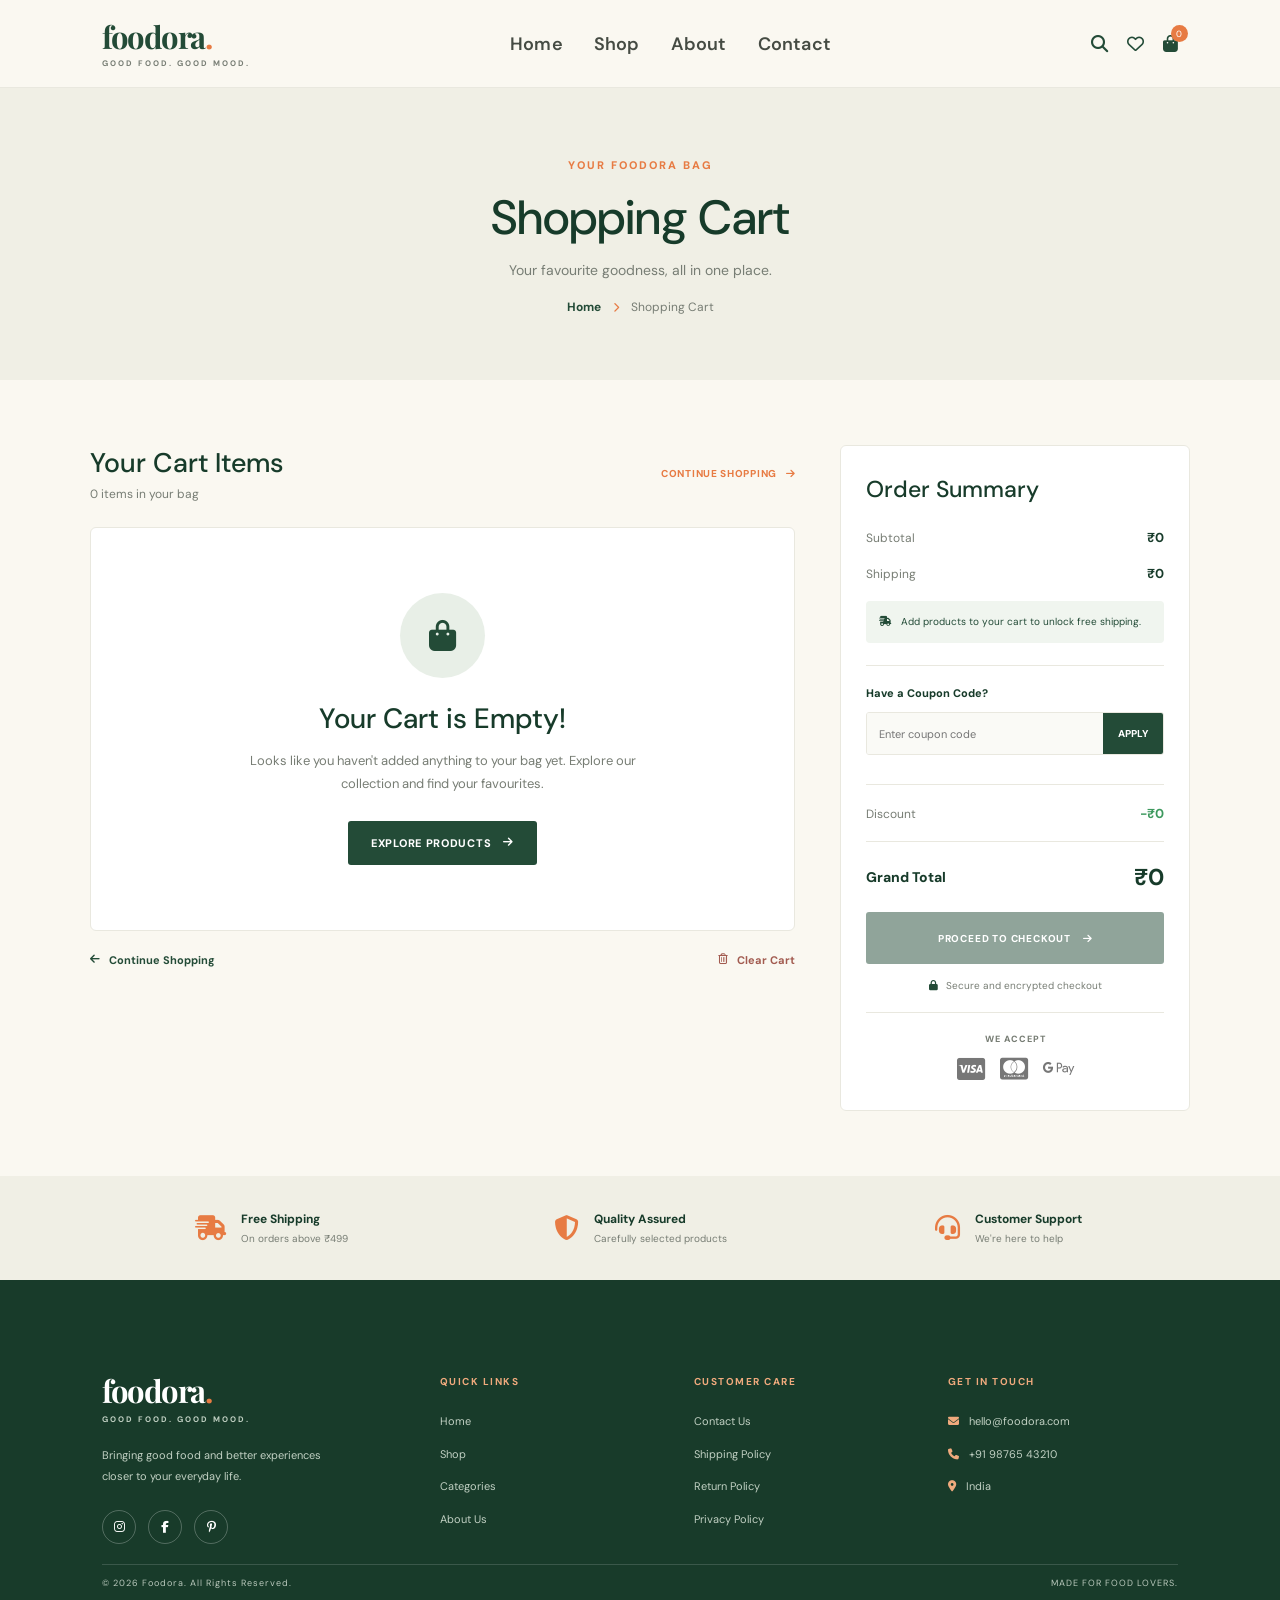
<file: cart.html>
<!DOCTYPE html>
<html lang="en">
<head>
  <meta charset="UTF-8">
  <meta name="viewport" content="width=device-width, initial-scale=1.0">

  <title>Shopping Cart | FOODORA</title>

  <link rel="preconnect" href="https://fonts.googleapis.com">
  <link rel="preconnect" href="https://fonts.gstatic.com" crossorigin>

  <link href="https://fonts.googleapis.com/css2?family=DM+Sans:wght@400;500;600;700;800&family=Playfair+Display:wght@500;600;700&display=swap" rel="stylesheet">

  <link rel="stylesheet" href="style.css">
  <link rel="stylesheet" href="cart.css">

  <link rel="stylesheet" href="https://cdnjs.cloudflare.com/ajax/libs/font-awesome/6.5.2/css/all.min.css">
</head>

<body>

  <!-- HEADER -->
  <header class="header">

    <a href="../index.html" class="logo">
      foodora<span>.</span>
      <small>GOOD FOOD. GOOD MOOD.</small>
    </a>

    <nav class="navbar" id="navbar">
      <a href="../index.html">Home</a>
      <a href="../shop.html">Shop</a>
      <a href="../about.html">About</a>
      <a href="../contact.html">Contact</a>
    </nav>

    <div class="header-actions">

      <!-- SEARCH BUTTON -->
      <button class="icon-btn search-toggle" id="searchToggle" type="button" aria-label="Open Search">
        <i class="fa-solid fa-magnifying-glass"></i>
      </button>

      <!-- WISHLIST -->
      <a href="wishlist.html" class="icon-btn" aria-label="Wishlist">
        <i class="fa-regular fa-heart"></i>
      </a>

      <!-- CART -->
      <a href="cart.html" class="cart-icon" aria-label="Shopping cart">
        <i class="fa-solid fa-bag-shopping"></i>
        <span id="cartCount">0</span>
      </a>

      <!-- MOBILE MENU -->
      <button class="menu-toggle" id="menuToggle" aria-label="Open navigation" aria-expanded="false">
        <span></span>
        <span></span>
      </button>

    </div>
  </header>


  <!-- CART HERO -->
  <section class="cart-hero">

    <div class="cart-hero-content">

      <span>YOUR FOODORA BAG</span>

      <h1>Shopping Cart</h1>

      <p>Your favourite goodness, all in one place.</p>

      <div class="cart-breadcrumb">
        <a href="../index.html">Home</a>
        <i class="fa-solid fa-chevron-right"></i>
        <span>Shopping Cart</span>
      </div>

    </div>

  </section>


  <!-- CART SECTION -->
  <section class="cart-section">

    <div class="cart-layout">

      <!-- CART PRODUCTS -->
      <div class="cart-main">

        <div class="cart-heading">

          <div>
            <h2>Your Cart Items</h2>
            <p><span id="cartItemCount">0</span> items in your bag</p>
          </div>

          <a href="../shop.html">
            CONTINUE SHOPPING
            <i class="fa-solid fa-arrow-right"></i>
          </a>

        </div>


        <!-- CART TABLE -->
        <div class="cart-table-wrapper">

          <table class="cart-table">

            <thead>
              <tr>
                <th>PRODUCT</th>
                <th>PRICE</th>
                <th>QUANTITY</th>
                <th>TOTAL</th>
                <th></th>
              </tr>
            </thead>

            <tbody id="cartItems">
              <!-- Products loaded through cart.js -->
            </tbody>

          </table>

        </div>


        <!-- EMPTY CART -->
        <div class="empty-cart" id="emptyCart">

          <div class="empty-cart-icon">
            <i class="fa-solid fa-bag-shopping"></i>
          </div>

          <h2>Your Cart is Empty!</h2>

          <p>
            Looks like you haven't added anything to your bag yet.
            Explore our collection and find your favourites.
          </p>

          <a href="../shop.html" class="empty-cart-button">
            EXPLORE PRODUCTS
            <i class="fa-solid fa-arrow-right"></i>
          </a>

        </div>


        <!-- CART ACTIONS -->
        <div class="cart-bottom-actions">

          <a href="../shop.html">
            <i class="fa-solid fa-arrow-left"></i>
            Continue Shopping
          </a>

          <button id="clearCart">
            <i class="fa-regular fa-trash-can"></i>
            Clear Cart
          </button>

        </div>

      </div>


      <!-- ORDER SUMMARY -->
      <aside class="cart-summary">

        <h2>Order Summary</h2>

        <div class="summary-line">
          <span>Subtotal</span>
          <strong id="cartSubtotal">₹0</strong>
        </div>

        <div class="summary-line">
          <span>Shipping</span>
          <strong id="cartShipping">₹0</strong>
        </div>

        <div class="free-shipping-message" id="shippingMessage">
          <i class="fa-solid fa-truck-fast"></i>
          Add products to your cart to unlock free shipping.
        </div>

        <div class="coupon-section">

          <label for="couponCode">Have a Coupon Code?</label>

          <div class="coupon-input">

            <input
              type="text"
              id="couponCode"
              placeholder="Enter coupon code"
            >

            <button id="applyCoupon">APPLY</button>

          </div>

          <p id="couponMessage"></p>

        </div>

        <div class="summary-line discount-line">
          <span>Discount</span>
          <strong id="cartDiscount">₹0</strong>
        </div>

        <div class="summary-total">
          <span>Grand Total</span>
          <strong id="cartTotal">₹0</strong>
        </div>

        <a href="checkout.html" class="checkout-button" id="checkoutButton">
          PROCEED TO CHECKOUT
          <i class="fa-solid fa-arrow-right"></i>
        </a>

        <div class="secure-payment">
          <i class="fa-solid fa-lock"></i>
          Secure and encrypted checkout
        </div>

        <div class="payment-methods">

          <span>WE ACCEPT</span>

          <div>
            <i class="fa-brands fa-cc-visa"></i>
            <i class="fa-brands fa-cc-mastercard"></i>
            <i class="fa-brands fa-google-pay"></i>
          </div>

        </div>

      </aside>

    </div>

  </section>


  <!-- BENEFITS -->
  <section class="cart-benefits">

    <div class="cart-benefit">
      <i class="fa-solid fa-truck-fast"></i>
      <div>
        <h4>Free Shipping</h4>
        <p>On orders above ₹499</p>
      </div>
    </div>

    <div class="cart-benefit">
      <i class="fa-solid fa-shield-halved"></i>
      <div>
        <h4>Quality Assured</h4>
        <p>Carefully selected products</p>
      </div>
    </div>

    <div class="cart-benefit">
      <i class="fa-solid fa-headset"></i>
      <div>
        <h4>Customer Support</h4>
        <p>We're here to help</p>
      </div>
    </div>

  </section>


  <!-- FOOTER -->
  <footer class="footer">

    <div class="footer-main">

      <div class="footer-brand">

        <a href="../index.html" class="logo footer-logo">
          foodora<span>.</span>
          <small>GOOD FOOD. GOOD MOOD.</small>
        </a>

        <p>
          Bringing good food and better experiences
          closer to your everyday life.
        </p>

        <div class="social-links">
          <a href="#" aria-label="Instagram"><i class="fa-brands fa-instagram"></i></a>
          <a href="#" aria-label="Facebook"><i class="fa-brands fa-facebook-f"></i></a>
          <a href="#" aria-label="Pinterest"><i class="fa-brands fa-pinterest-p"></i></a>
        </div>

      </div>

      <div class="footer-column">
        <h4>QUICK LINKS</h4>
        <a href="../index.html">Home</a>
        <a href="../shop.html">Shop</a>
        <a href="../shop.html">Categories</a>
        <a href="../about.html">About Us</a>
      </div>

      <div class="footer-column">
        <h4>CUSTOMER CARE</h4>
        <a href="../contact.html">Contact Us</a>
        <a href="#">Shipping Policy</a>
        <a href="#">Return Policy</a>
        <a href="#">Privacy Policy</a>
      </div>

      <div class="footer-column">
        <h4>GET IN TOUCH</h4>
        <p><i class="fa-solid fa-envelope"></i> hello@foodora.com</p>
        <p><i class="fa-solid fa-phone"></i> +91 98765 43210</p>
        <p><i class="fa-solid fa-location-dot"></i> India</p>
      </div>

    </div>

    <div class="footer-bottom">
      <p>© <span id="year"></span> Foodora. All Rights Reserved.</p>
      <p>MADE FOR FOOD LOVERS.</p>
    </div>

  </footer>


  <!-- SEARCH POPUP -->
  <div class="search-overlay" id="searchOverlay" aria-hidden="true">

    <div class="search-box" role="dialog" aria-modal="true" aria-label="Search products">

      <div class="search-input-wrap">

        <input
          type="search"
          id="searchInput"
          placeholder="Search food products..."
          aria-label="Search food products"
        >

        <button class="search-submit" id="searchSubmit" type="button">
          Search
        </button>

        <button class="search-close" id="searchClose" type="button" aria-label="Close Search">
          &times;
        </button>

      </div>

    </div>

  </div>


  <!-- TOAST -->
  <div class="toast" id="toast"></div>


  <!-- JAVASCRIPT -->
  <script src="app.js"></script>
  <script src="cart.js"></script>

</body>
</html>
</file>
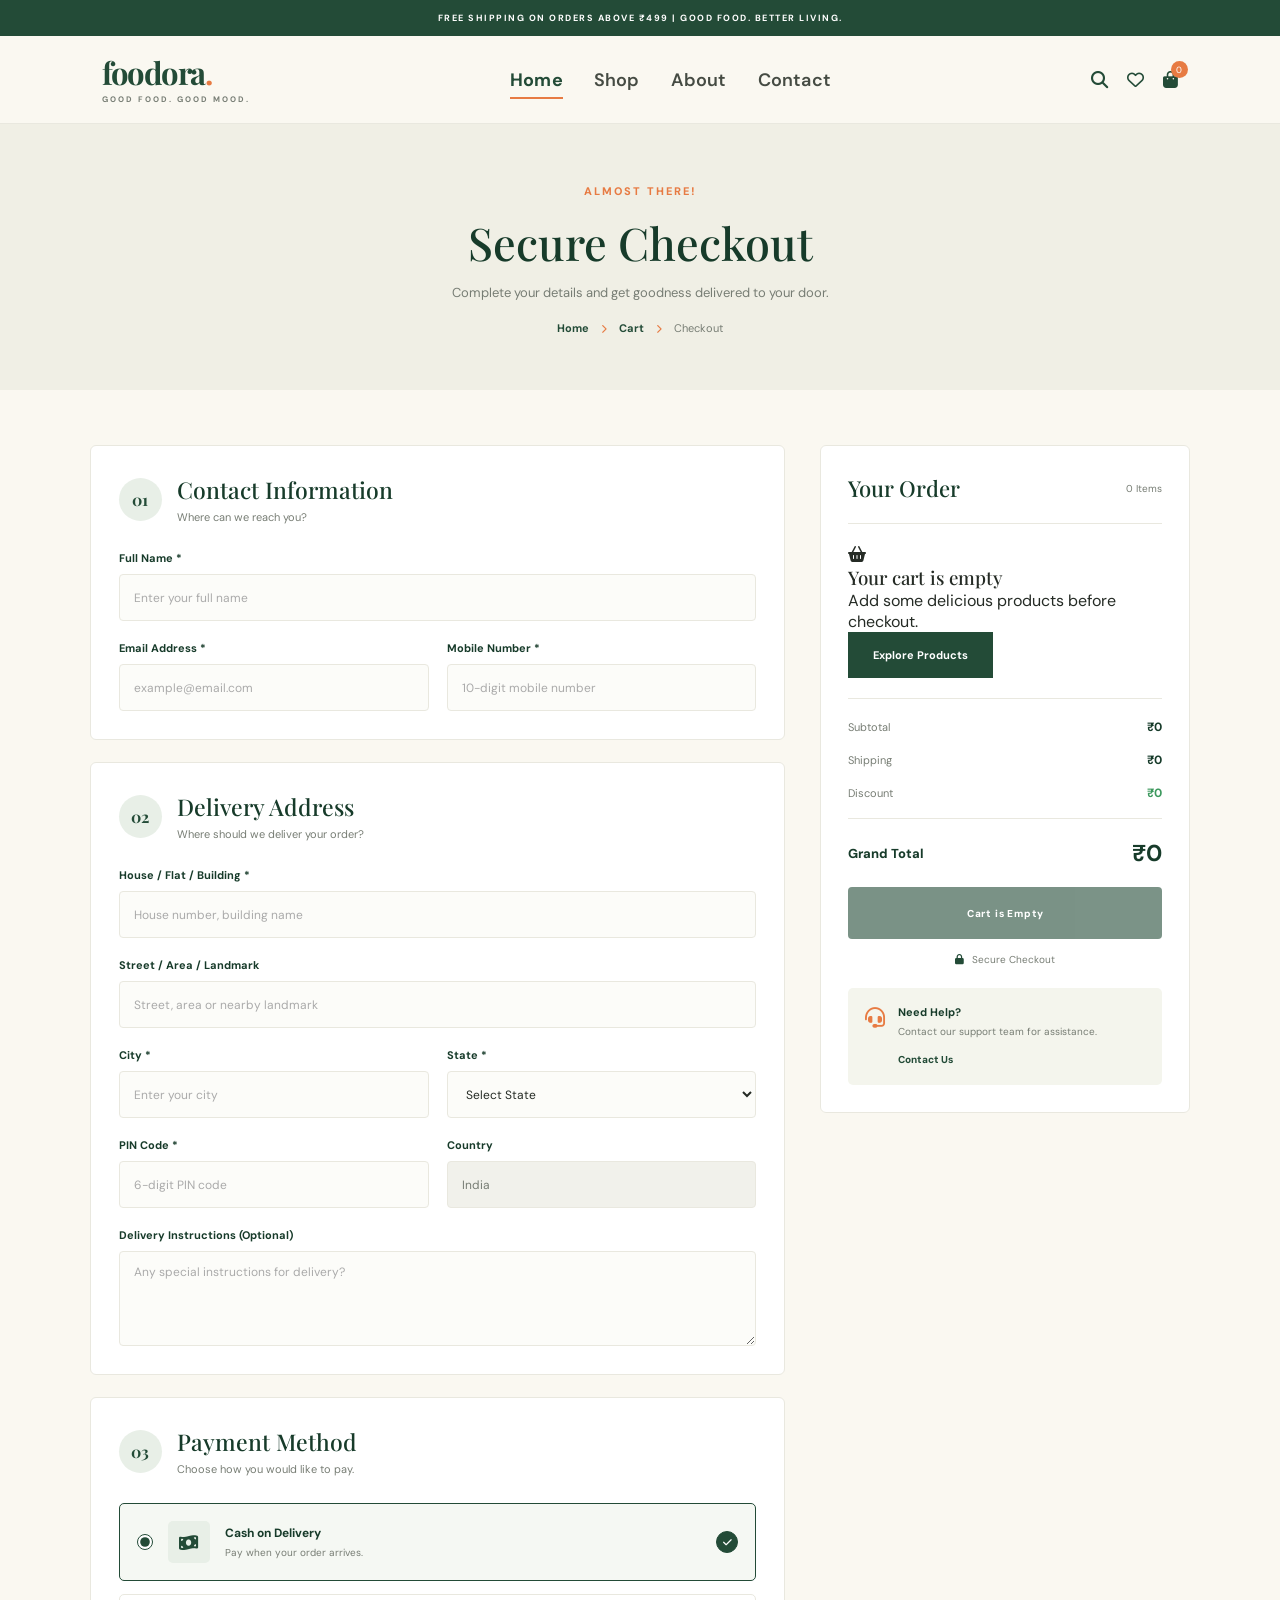
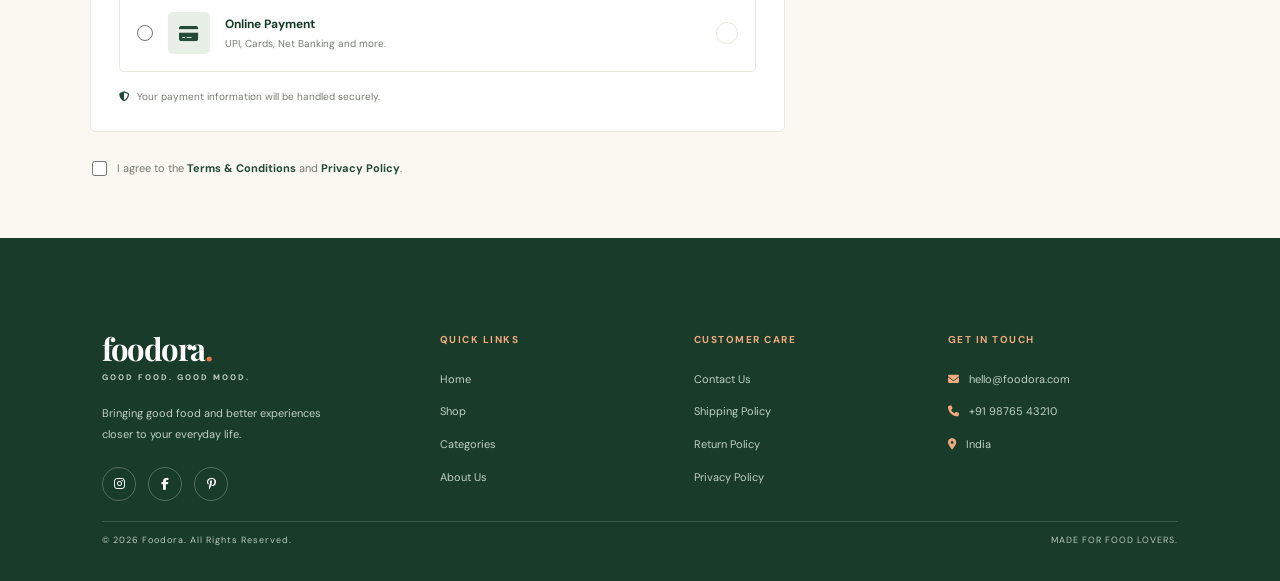
<file: checkout.html>
<!DOCTYPE html>
<html lang="en">
<head>
  <meta charset="UTF-8">
  <meta name="viewport" content="width=device-width, initial-scale=1.0">

  <title>Checkout | FOODORA</title>

  <link rel="preconnect" href="https://fonts.googleapis.com">
  <link rel="preconnect" href="https://fonts.gstatic.com" crossorigin>
  <link href="https://fonts.googleapis.com/css2?family=DM+Sans:wght@400;500;600;700;800&family=Playfair+Display:wght@500;600;700&display=swap" rel="stylesheet">

  <link rel="stylesheet" href="style.css">
  <link rel="stylesheet" href="checkout.css">

  <link rel="stylesheet" href="https://cdnjs.cloudflare.com/ajax/libs/font-awesome/6.5.2/css/all.min.css">
</head>

<body>

  <!-- Announcement -->
  <div class="announcement-bar">
    <p>FREE SHIPPING ON ORDERS ABOVE ₹499 | GOOD FOOD. BETTER LIVING.</p>
  </div>

  <!-- Header -->
  <header class="header">

    <a href="index.html" class="logo">
      foodora<span>.</span>
      <small>GOOD FOOD. GOOD MOOD.</small>
    </a>

    <nav class="navbar" id="navbar">
      <a href="index.html" class="active">Home</a>
      <a href="shop.html">Shop</a>
      <a href="about.html">About</a>
      <a href="contact.html">Contact</a>
     
    </nav>

    <div class="header-actions">

      <!-- SEARCH BUTTON -->
      <button class="icon-btn search-toggle" id="searchToggle" type="button" aria-label="Open Search">
        <i class="fa-solid fa-magnifying-glass"></i>
      </button>

      <a href="wishlist.html" class="icon-btn" aria-label="Wishlist">
        <i class="fa-regular fa-heart"></i>
      </a>

      <a href="cart.html" class="cart-icon" aria-label="Shopping cart">
        <i class="fa-solid fa-bag-shopping"></i>
        <span id="cartCount">0</span>
      </a>

      <button class="menu-toggle" id="menuToggle" aria-label="Open navigation" aria-expanded="false">
        <span></span>
        <span></span>
      </button>

    </div>

  </header>



  <!-- Checkout Hero -->
  <section class="checkout-hero">
    <div class="checkout-hero-content">

      <span>ALMOST THERE!</span>

      <h1>Secure Checkout</h1>

      <p>Complete your details and get goodness delivered to your door.</p>

      <div class="checkout-breadcrumb">
        <a href="index.html">Home</a>
        <i class="fa-solid fa-chevron-right"></i>
        <a href="cart.html">Cart</a>
        <i class="fa-solid fa-chevron-right"></i>
        <span>Checkout</span>
      </div>

    </div>
  </section>


  <!-- Checkout Section -->
  <section class="checkout-section">

    <form id="checkoutForm" class="checkout-layout">

      <!-- LEFT SIDE -->
      <div class="checkout-main">

        <!-- Contact Information -->
        <div class="checkout-card">

          <div class="checkout-card-heading">
            <div class="checkout-step">01</div>

            <div>
              <h2>Contact Information</h2>
              <p>Where can we reach you?</p>
            </div>
          </div>

          <div class="checkout-form-grid">

            <div class="form-group full-width">
              <label for="fullName">Full Name *</label>

              <input
                type="text"
                id="fullName"
                name="fullName"
                placeholder="Enter your full name"
                autocomplete="name"
                required
              >
            </div>

            <div class="form-group">
              <label for="email">Email Address *</label>

              <input
                type="email"
                id="email"
                name="email"
                placeholder="example@email.com"
                autocomplete="email"
                required
              >
            </div>

            <div class="form-group">
              <label for="phone">Mobile Number *</label>

              <input
                type="tel"
                id="phone"
                name="phone"
                placeholder="10-digit mobile number"
                maxlength="10"
                inputmode="numeric"
                autocomplete="tel"
                required
              >
            </div>

          </div>

        </div>


        <!-- Delivery Address -->
        <div class="checkout-card">

          <div class="checkout-card-heading">

            <div class="checkout-step">02</div>

            <div>
              <h2>Delivery Address</h2>
              <p>Where should we deliver your order?</p>
            </div>

          </div>


          <div class="checkout-form-grid">

            <div class="form-group full-width">
              <label for="address">House / Flat / Building *</label>

              <input
                type="text"
                id="address"
                name="address"
                placeholder="House number, building name"
                autocomplete="address-line1"
                required
              >
            </div>

            <div class="form-group full-width">
              <label for="landmark">Street / Area / Landmark</label>

              <input
                type="text"
                id="landmark"
                name="landmark"
                placeholder="Street, area or nearby landmark"
                autocomplete="address-line2"
              >
            </div>

            <div class="form-group">
              <label for="city">City *</label>

              <input
                type="text"
                id="city"
                name="city"
                placeholder="Enter your city"
                autocomplete="address-level2"
                required
              >
            </div>

            <div class="form-group">
              <label for="state">State *</label>

              <select id="state" name="state" autocomplete="address-level1" required>
                <option value="">Select State</option>
                <option>Andhra Pradesh</option>
                <option>Delhi</option>
                <option>Gujarat</option>
                <option>Haryana</option>
                <option>Karnataka</option>
                <option>Kerala</option>
                <option>Madhya Pradesh</option>
                <option>Maharashtra</option>
                <option>Punjab</option>
                <option>Rajasthan</option>
                <option>Tamil Nadu</option>
                <option>Telangana</option>
                <option>Uttar Pradesh</option>
                <option>Uttarakhand</option>
                <option>West Bengal</option>
                <option>Other</option>
              </select>
            </div>

            <div class="form-group">
              <label for="pincode">PIN Code *</label>

              <input
                type="text"
                id="pincode"
                name="pincode"
                placeholder="6-digit PIN code"
                maxlength="6"
                inputmode="numeric"
                autocomplete="postal-code"
                required
              >
            </div>

            <div class="form-group">
              <label for="country">Country</label>

              <input
                type="text"
                id="country"
                name="country"
                value="India"
                readonly
              >
            </div>

            <div class="form-group full-width">
              <label for="deliveryNote">Delivery Instructions (Optional)</label>

              <textarea
                id="deliveryNote"
                name="deliveryNote"
                rows="3"
                placeholder="Any special instructions for delivery?"
              ></textarea>
            </div>

          </div>

        </div>


        <!-- Payment Method -->
        <div class="checkout-card">

          <div class="checkout-card-heading">

            <div class="checkout-step">03</div>

            <div>
              <h2>Payment Method</h2>
              <p>Choose how you would like to pay.</p>
            </div>

          </div>


          <div class="payment-options">

            <label class="payment-option active">

              <input
                type="radio"
                name="paymentMethod"
                value="cod"
                checked
              >

              <div class="payment-option-icon">
                <i class="fa-solid fa-money-bill-wave"></i>
              </div>

              <div class="payment-option-info">
                <h4>Cash on Delivery</h4>
                <p>Pay when your order arrives.</p>
              </div>

              <span class="payment-check">
                <i class="fa-solid fa-check"></i>
              </span>

            </label>


            <label class="payment-option">

              <input
                type="radio"
                name="paymentMethod"
                value="online"
              >

              <div class="payment-option-icon">
                <i class="fa-solid fa-credit-card"></i>
              </div>

              <div class="payment-option-info">
                <h4>Online Payment</h4>
                <p>UPI, Cards, Net Banking and more.</p>
              </div>

              <span class="payment-check">
                <i class="fa-solid fa-check"></i>
              </span>

            </label>

          </div>

          <p class="payment-note">
            <i class="fa-solid fa-shield-halved"></i>
            Your payment information will be handled securely.
          </p>

        </div>


        <!-- Terms -->
        <div class="checkout-terms">

          <label>
            <input type="checkbox" id="agreeTerms" required>

            <span>
              I agree to the
              <a href="#">Terms & Conditions</a>
              and
              <a href="#">Privacy Policy</a>.
            </span>
          </label>

        </div>

      </div>


      <!-- RIGHT SIDE: ORDER SUMMARY -->
      <aside class="checkout-summary">

        <div class="checkout-summary-heading">
          <h2>Your Order</h2>
          <span id="checkoutItemCount">0 Items</span>
        </div>


        <!-- Order Products -->
        <div class="checkout-products" id="checkoutProducts">
          <!-- Products loaded using checkout.js -->
        </div>


        <!-- Price Details -->
        <div class="checkout-price-details">

          <div class="checkout-price-row">
            <span>Subtotal</span>
            <strong id="checkoutSubtotal">₹0</strong>
          </div>

          <div class="checkout-price-row">
            <span>Shipping</span>
            <strong id="checkoutShipping">₹0</strong>
          </div>

          <div class="checkout-price-row discount">
            <span>Discount</span>
            <strong id="checkoutDiscount">₹0</strong>
          </div>

          <div class="checkout-grand-total">
            <span>Grand Total</span>
            <strong id="checkoutTotal">₹0</strong>
          </div>

        </div>


        <!-- Place Order -->
        <button type="submit" class="place-order-button" id="placeOrderButton">

          <span>PLACE YOUR ORDER</span>

          <i class="fa-solid fa-arrow-right"></i>

        </button>


        <p class="checkout-security">
          <i class="fa-solid fa-lock"></i>
          Secure Checkout
        </p>


        <!-- Help -->
        <div class="checkout-help">

          <i class="fa-solid fa-headset"></i>

          <div>
            <h4>Need Help?</h4>
            <p>Contact our support team for assistance.</p>
            <a href="contact.html">Contact Us</a>
          </div>

        </div>

      </aside>

    </form>

  </section>


  <!-- Footer -->
  <footer class="footer">

    <div class="footer-main">

      <div class="footer-brand">
        <a href="index.html" class="logo footer-logo">
          foodora<span>.</span>
          <small>GOOD FOOD. GOOD MOOD.</small>
        </a>

        <p>
          Bringing good food and better experiences
          closer to your everyday life.
        </p>

        <div class="social-links">
          <a href="#" aria-label="Instagram"><i class="fa-brands fa-instagram"></i></a>
          <a href="#" aria-label="Facebook"><i class="fa-brands fa-facebook-f"></i></a>
          <a href="#" aria-label="Pinterest"><i class="fa-brands fa-pinterest-p"></i></a>
        </div>
      </div>

      <div class="footer-column">
        <h4>QUICK LINKS</h4>
        <a href="index.html">Home</a>
        <a href="shop.html">Shop</a>
        <a href="#categories">Categories</a>
        <a href="about.html">About Us</a>
      </div>

      <div class="footer-column">
        <h4>CUSTOMER CARE</h4>
        <a href="contact.html">Contact Us</a>
        <a href="#">Shipping Policy</a>
        <a href="#">Return Policy</a>
        <a href="#">Privacy Policy</a>
      </div>

      <div class="footer-column">
        <h4>GET IN TOUCH</h4>
        <p><i class="fa-solid fa-envelope"></i> hello@foodora.com</p>
        <p><i class="fa-solid fa-phone"></i> +91 98765 43210</p>
        <p><i class="fa-solid fa-location-dot"></i> India</p>
      </div>

    </div>

    <div class="footer-bottom">
      <p>© <span id="year"></span> Foodora. All Rights Reserved.</p>
      <p>MADE FOR FOOD LOVERS.</p>
    </div>

  </footer>

  <!-- Toast -->
  <div class="toast" id="toast"></div>


  <script src="app.js"></script>
  <script src="checkout.js"></script>

</body>
</html>
</file>
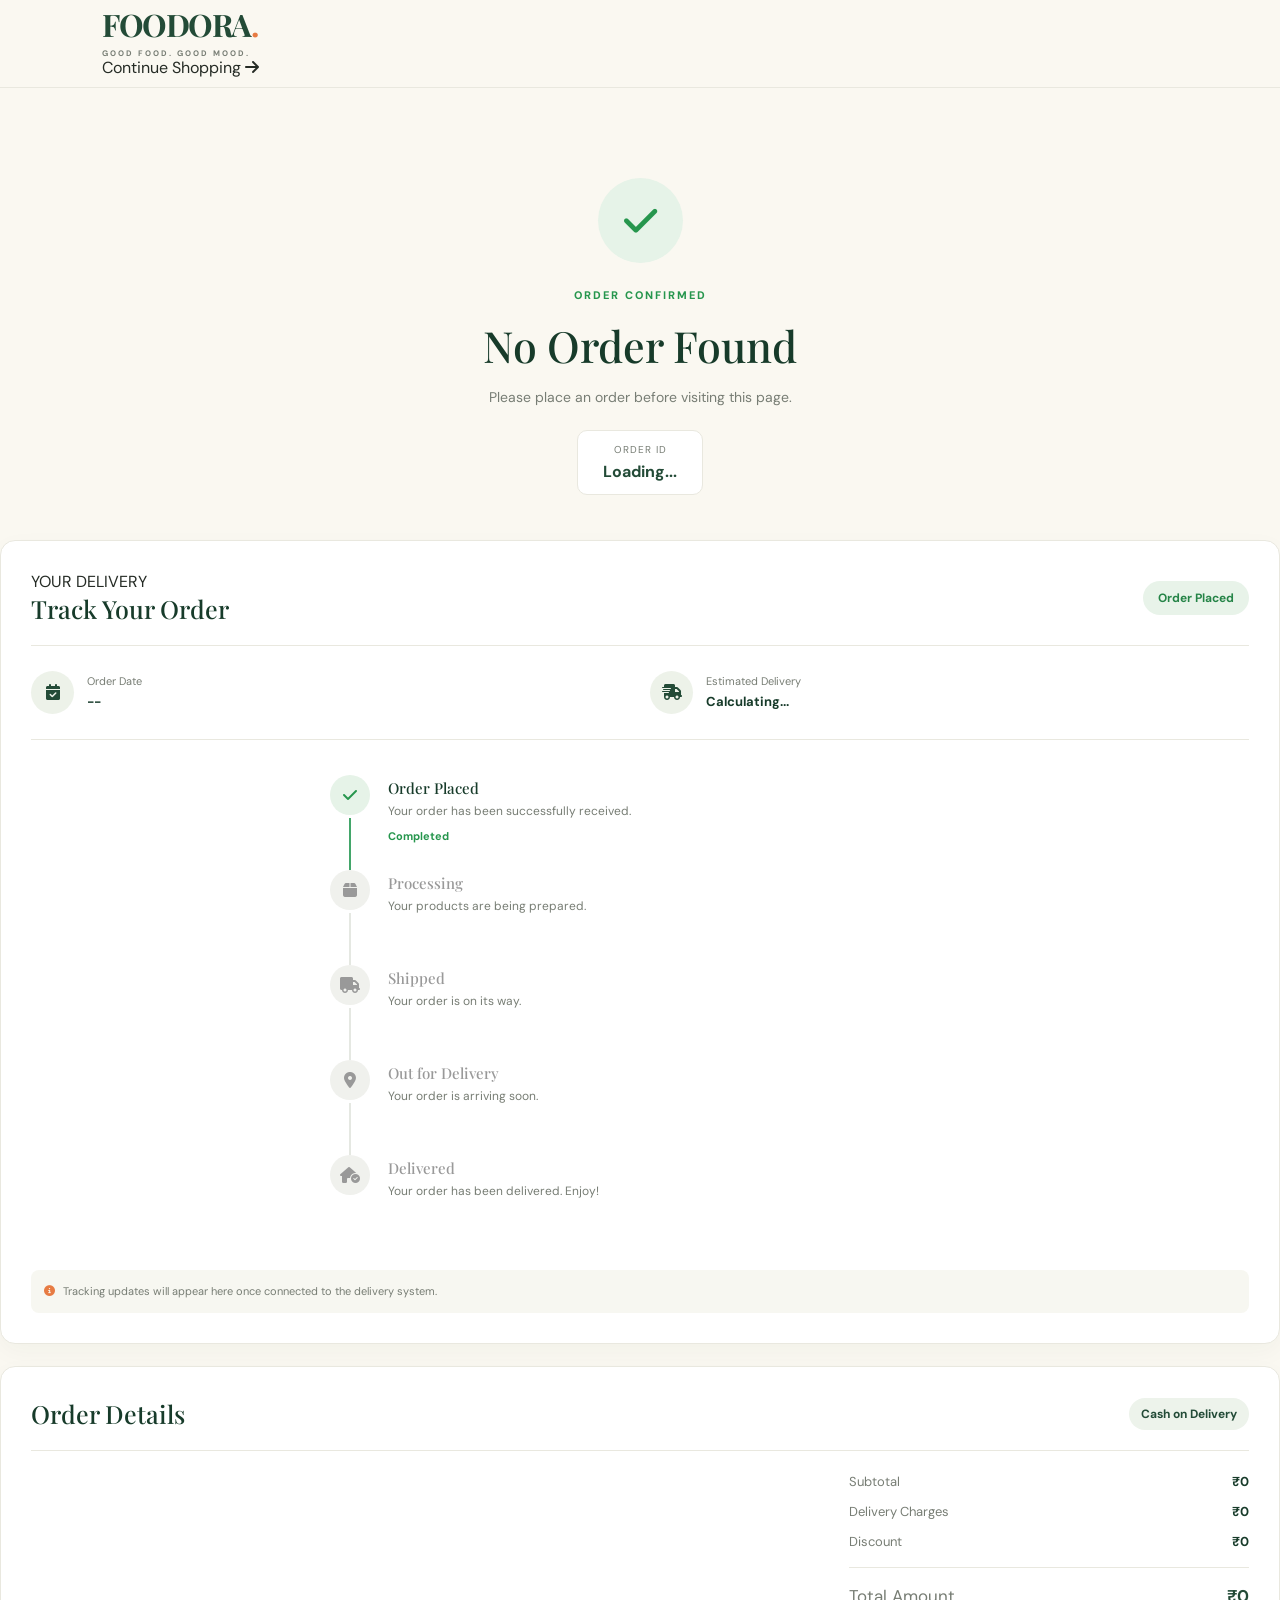
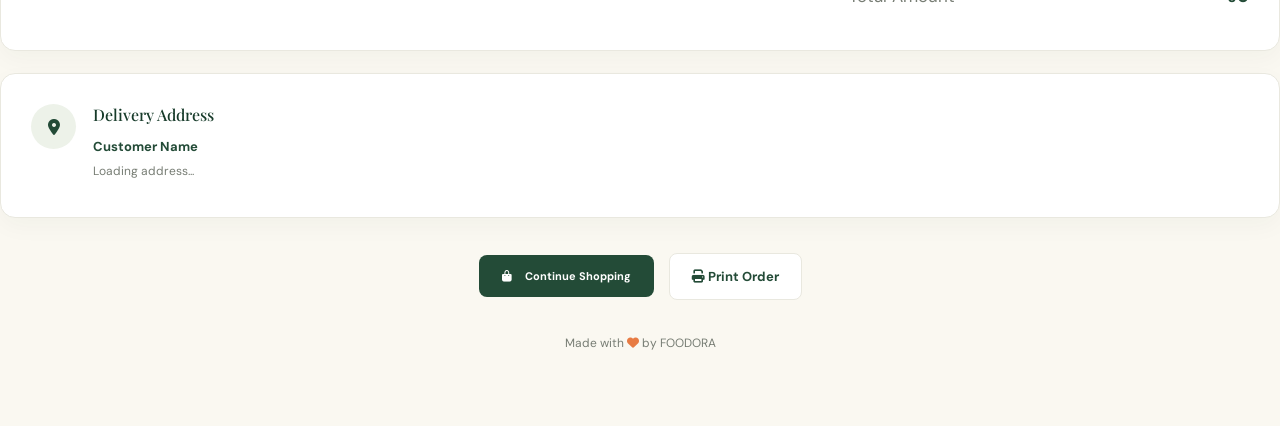
<file: order-success.html>
<!DOCTYPE html>
<html lang="en">
<head>
    <meta charset="UTF-8">
    <meta name="viewport" content="width=device-width, initial-scale=1.0">

    <title>Order Successful | FOODORA</title>

    <link rel="stylesheet" href="../style.css">
    <link rel="stylesheet" href="order-success.css">

    <link rel="preconnect" href="https://fonts.googleapis.com">
    <link rel="preconnect" href="https://fonts.gstatic.com" crossorigin>

    <link href="https://fonts.googleapis.com/css2?family=DM+Sans:wght@400;500;600;700;800&family=Playfair+Display:wght@600;700;800&display=swap" rel="stylesheet">

    <link rel="stylesheet" href="https://cdnjs.cloudflare.com/ajax/libs/font-awesome/6.5.2/css/all.min.css">
</head>

<body>

    <!-- Header -->
    <header class="header">
        <div class="container header-container">

            <a href="../index.html" class="logo">
                FOODORA<span>.</span>
                <small>GOOD FOOD. GOOD MOOD.</small>
            </a>

            <div class="header-actions">
                <a href="shop.html" class="success-home-link">
                    Continue Shopping
                    <i class="fa-solid fa-arrow-right"></i>
                </a>
            </div>

        </div>
    </header>

    <main class="success-page">

        <div class="container">

            <!-- Success Message -->
            <section class="success-banner">

                <div class="success-animation">
                    <i class="fa-solid fa-check"></i>
                </div>

                <span class="success-label">ORDER CONFIRMED</span>

                <h1>Thank You for Your Order!</h1>

                <p>
                    Your order has been successfully placed.
                    We're preparing something delicious for you!
                </p>

                <div class="success-order-id">
                    <span>ORDER ID</span>
                    <strong id="successOrderId">Loading...</strong>
                </div>

            </section>

            <!-- Delivery Information -->
            <section class="delivery-card">

                <div class="delivery-card-heading">
                    <div>
                        <span class="section-tag">YOUR DELIVERY</span>
                        <h2>Track Your Order</h2>
                    </div>

                    <div class="delivery-status" id="currentStatus">
                        Order Placed
                    </div>
                </div>

                <div class="delivery-info">

                    <div class="delivery-info-item">
                        <i class="fa-solid fa-calendar-check"></i>
                        <div>
                            <span>Order Date</span>
                            <strong id="orderDate">--</strong>
                        </div>
                    </div>

                    <div class="delivery-info-item">
                        <i class="fa-solid fa-truck-fast"></i>
                        <div>
                            <span>Estimated Delivery</span>
                            <strong id="deliveryDate">Calculating...</strong>
                        </div>
                    </div>

                </div>

                <!-- Tracking Timeline -->
                <div class="tracking-timeline" id="trackingTimeline">

                    <div class="tracking-step completed">
                        <div class="tracking-icon">
                            <i class="fa-solid fa-check"></i>
                        </div>

                        <div class="tracking-content">
                            <h3>Order Placed</h3>
                            <p>Your order has been successfully received.</p>
                            <span id="placedTime">Completed</span>
                        </div>
                    </div>

                    <div class="tracking-step">
                        <div class="tracking-icon">
                            <i class="fa-solid fa-box"></i>
                        </div>

                        <div class="tracking-content">
                            <h3>Processing</h3>
                            <p>Your products are being prepared.</p>
                        </div>
                    </div>

                    <div class="tracking-step">
                        <div class="tracking-icon">
                            <i class="fa-solid fa-truck"></i>
                        </div>

                        <div class="tracking-content">
                            <h3>Shipped</h3>
                            <p>Your order is on its way.</p>
                        </div>
                    </div>

                    <div class="tracking-step">
                        <div class="tracking-icon">
                            <i class="fa-solid fa-location-dot"></i>
                        </div>

                        <div class="tracking-content">
                            <h3>Out for Delivery</h3>
                            <p>Your order is arriving soon.</p>
                        </div>
                    </div>

                    <div class="tracking-step">
                        <div class="tracking-icon">
                            <i class="fa-solid fa-house-circle-check"></i>
                        </div>

                        <div class="tracking-content">
                            <h3>Delivered</h3>
                            <p>Your order has been delivered. Enjoy!</p>
                        </div>
                    </div>

                </div>

                <p class="tracking-note">
                    <i class="fa-solid fa-circle-info"></i>
                    Tracking updates will appear here once connected to the delivery system.
                </p>

            </section>

            <!-- Order Details -->
            <section class="order-details-card">

                <div class="order-details-heading">
                    <h2>Order Details</h2>
                    <span id="paymentMethod">Cash on Delivery</span>
                </div>

                <div id="successProducts" class="success-products">
                    <!-- Products loaded by JS -->
                </div>

                <div class="success-price-details">

                    <div>
                        <span>Subtotal</span>
                        <strong id="successSubtotal">₹0</strong>
                    </div>

                    <div>
                        <span>Delivery Charges</span>
                        <strong id="successShipping">₹0</strong>
                    </div>

                    <div>
                        <span>Discount</span>
                        <strong id="successDiscount">₹0</strong>
                    </div>

                    <div class="success-total">
                        <span>Total Amount</span>
                        <strong id="successTotal">₹0</strong>
                    </div>

                </div>

            </section>

            <!-- Delivery Address -->
            <section class="address-card">

                <div class="address-icon">
                    <i class="fa-solid fa-location-dot"></i>
                </div>

                <div>
                    <h3>Delivery Address</h3>
                    <strong id="customerName">Customer Name</strong>
                    <p id="customerAddress">Loading address...</p>
                    <p id="customerPhone"></p>
                </div>

            </section>

            <!-- Bottom Buttons -->
            <div class="success-actions">

                <a href="shop.html" class="btn btn-primary">
                    <i class="fa-solid fa-bag-shopping"></i>
                    Continue Shopping
                </a>

                <button class="print-order-btn" onclick="window.print()">
                    <i class="fa-solid fa-print"></i>
                    Print Order
                </button>

            </div>

            <p class="success-thankyou">
                Made with <i class="fa-solid fa-heart"></i> by FOODORA
            </p>

        </div>

    </main>

    <script src="order-success.js"></script>

</body>
</html>
</file>
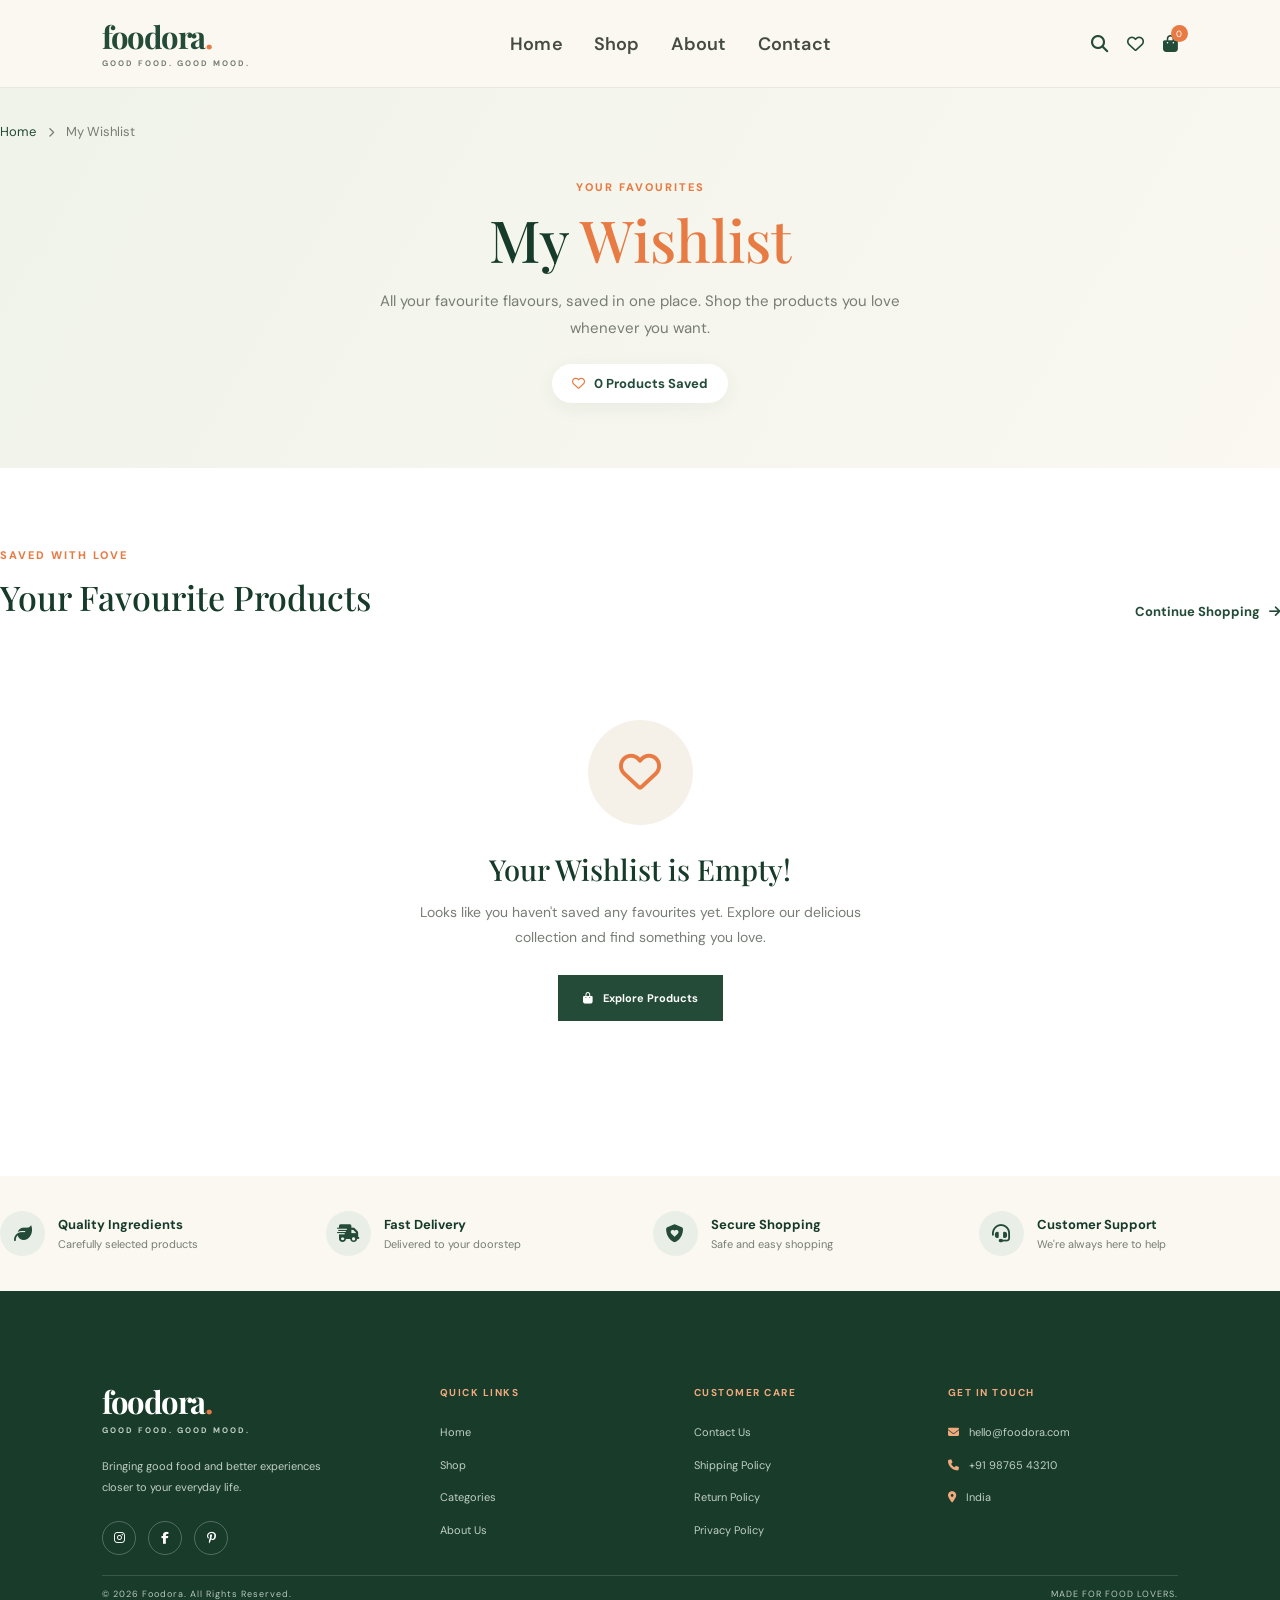
<file: wishlist.html>
<!DOCTYPE html>
<html lang="en">
<head>
    <meta charset="UTF-8">
    <meta name="viewport" content="width=device-width, initial-scale=1.0">

    <title>My Wishlist | FOODORA</title>

    <link rel="stylesheet" href="style.css">
    <link rel="stylesheet" href="wishlist.css">

    <link rel="preconnect" href="https://fonts.googleapis.com">
    <link rel="preconnect" href="https://fonts.gstatic.com" crossorigin>

    <link href="https://fonts.googleapis.com/css2?family=DM+Sans:wght@400;500;600;700;800&family=Playfair+Display:wght@600;700;800&display=swap" rel="stylesheet">

    <link rel="stylesheet"
          href="https://cdnjs.cloudflare.com/ajax/libs/font-awesome/6.5.2/css/all.min.css">
</head>

<body>

    <!-- HEADER -->
    <header class="header">

        <a href="index.html" class="logo">
            foodora<span>.</span>
            <small>GOOD FOOD. GOOD MOOD.</small>
        </a>

        <nav class="navbar" id="navbar">
            <a href="index.html">Home</a>
            <a href="shop.html">Shop</a>
            <a href="about.html">About</a>
            <a href="contact.html">Contact</a>
        </nav>

        <div class="header-actions">

            <!-- SEARCH BUTTON -->
            <button class="icon-btn search-toggle"
                    id="searchToggle"
                    type="button"
                    aria-label="Open Search">
                <i class="fa-solid fa-magnifying-glass"></i>
            </button>

            <!-- WISHLIST -->
            <a href="wishlist.html" class="icon-btn" aria-label="Wishlist">
                <i class="fa-regular fa-heart"></i>
            </a>

            <!-- CART -->
            <a href="cart.html" class="cart-icon" aria-label="Shopping cart">
                <i class="fa-solid fa-bag-shopping"></i>
                <span id="cartCount">0</span>
            </a>

            <!-- MOBILE MENU -->
            <button class="menu-toggle"
                    id="menuToggle"
                    aria-label="Open navigation"
                    aria-expanded="false">
                <span></span>
                <span></span>
            </button>

        </div>
    </header>


    <!-- WISHLIST HERO -->
    <section class="wishlist-hero">
        <div class="container">

            <div class="wishlist-breadcrumb">
                <a href="index.html">Home</a>
                <i class="fa-solid fa-chevron-right"></i>
                <span>My Wishlist</span>
            </div>

            <div class="wishlist-hero-content">

                <span class="section-tag">YOUR FAVOURITES</span>

                <h1>My <span>Wishlist</span></h1>

                <p>
                    All your favourite flavours, saved in one place.
                    Shop the products you love whenever you want.
                </p>

                <div class="wishlist-total">
                    <i class="fa-regular fa-heart"></i>
                    <span id="wishlistCount">0 Products Saved</span>
                </div>

            </div>
        </div>
    </section>


    <!-- WISHLIST SECTION -->
    <section class="wishlist-section">
        <div class="container">

            <div class="wishlist-heading">

                <div>
                    <span class="section-tag">SAVED WITH LOVE</span>
                    <h2>Your Favourite Products</h2>
                </div>

                <a href="shop.html" class="continue-shopping">
                    Continue Shopping
                    <i class="fa-solid fa-arrow-right"></i>
                </a>

            </div>

            <!-- WISHLIST PRODUCTS -->
            <div class="wishlist-grid" id="wishlistProducts">
                <!-- Products will load through wishlist.js -->
            </div>

            <!-- EMPTY WISHLIST -->
            <div class="wishlist-empty" id="emptyWishlist">

                <div class="empty-wishlist-icon">
                    <i class="fa-regular fa-heart"></i>
                </div>

                <h2>Your Wishlist is Empty!</h2>

                <p>
                    Looks like you haven't saved any favourites yet.
                    Explore our delicious collection and find something you love.
                </p>

                <a href="shop.html" class="btn btn-primary">
                    <i class="fa-solid fa-bag-shopping"></i>
                    Explore Products
                </a>

            </div>

        </div>
    </section>


    <!-- SHOPPING BENEFITS -->
    <section class="wishlist-benefits">
        <div class="container">

            <div class="benefit-item">
                <i class="fa-solid fa-leaf"></i>
                <div>
                    <h4>Quality Ingredients</h4>
                    <p>Carefully selected products</p>
                </div>
            </div>

            <div class="benefit-item">
                <i class="fa-solid fa-truck-fast"></i>
                <div>
                    <h4>Fast Delivery</h4>
                    <p>Delivered to your doorstep</p>
                </div>
            </div>

            <div class="benefit-item">
                <i class="fa-solid fa-shield-heart"></i>
                <div>
                    <h4>Secure Shopping</h4>
                    <p>Safe and easy shopping</p>
                </div>
            </div>

            <div class="benefit-item">
                <i class="fa-solid fa-headset"></i>
                <div>
                    <h4>Customer Support</h4>
                    <p>We're always here to help</p>
                </div>
            </div>

        </div>
    </section>


    <!-- FOOTER -->
    <footer class="footer">

        <div class="footer-main">

            <div class="footer-brand">

                <a href="index.html" class="logo footer-logo">
                    foodora<span>.</span>
                    <small>GOOD FOOD. GOOD MOOD.</small>
                </a>

                <p>
                    Bringing good food and better experiences
                    closer to your everyday life.
                </p>

                <div class="social-links">
                    <a href="#" aria-label="Instagram">
                        <i class="fa-brands fa-instagram"></i>
                    </a>

                    <a href="#" aria-label="Facebook">
                        <i class="fa-brands fa-facebook-f"></i>
                    </a>

                    <a href="#" aria-label="Pinterest">
                        <i class="fa-brands fa-pinterest-p"></i>
                    </a>
                </div>

            </div>

            <div class="footer-column">
                <h4>QUICK LINKS</h4>
                <a href="index.html">Home</a>
                <a href="shop.html">Shop</a>
                <a href="shop.html">Categories</a>
                <a href="about.html">About Us</a>
            </div>

            <div class="footer-column">
                <h4>CUSTOMER CARE</h4>
                <a href="contact.html">Contact Us</a>
                <a href="#">Shipping Policy</a>
                <a href="#">Return Policy</a>
                <a href="#">Privacy Policy</a>
            </div>

            <div class="footer-column">
                <h4>GET IN TOUCH</h4>
                <p>
                    <i class="fa-solid fa-envelope"></i>
                    hello@foodora.com
                </p>
                <p>
                    <i class="fa-solid fa-phone"></i>
                    +91 98765 43210
                </p>
                <p>
                    <i class="fa-solid fa-location-dot"></i>
                    India
                </p>
            </div>

        </div>

        <div class="footer-bottom">
            <p>© <span id="year"></span> Foodora. All Rights Reserved.</p>
            <p>MADE FOR FOOD LOVERS.</p>
        </div>

    </footer>


    <!-- SEARCH POPUP -->
    <div class="search-overlay"
         id="searchOverlay"
         aria-hidden="true">

        <div class="search-box"
             role="dialog"
             aria-modal="true"
             aria-label="Search products">

            <div class="search-input-wrap">

                <input
                    type="search"
                    id="searchInput"
                    placeholder="Search food products..."
                    aria-label="Search food products">

                <button
                    class="search-submit"
                    id="searchSubmit"
                    type="button">
                    Search
                </button>

                <button
                    class="search-close"
                    id="searchClose"
                    type="button"
                    aria-label="Close Search">
                    &times;
                </button>

            </div>
        </div>
    </div>


    <!-- TOAST -->
    <div class="toast" id="toast"></div>


    <!-- JAVASCRIPT -->
    <script src="app.js"></script>
    <script src="wishlist.js"></script>

</body>
</html>
</file>
<file: style.css>
/* =========================================
   FOODORA - PREMIUM FOOD ECOMMERCE
========================================= */

:root {
  --green: #234b37;
  --green-dark: #173b2a;
  --green-light: #e8efe7;
  --orange: #e77b43;
  --orange-dark: #ce6230;
  --cream: #faf8f1;
  --white: #ffffff;
  --text: #252b25;
  --muted: #777d74;
  --border: #e9e8df;
  --heading: "Playfair Display", serif;
  --body: "DM Sans", sans-serif;
}

* {
  margin: 0;
  padding: 0;
  box-sizing: border-box;
}

html {
  scroll-behavior: smooth;
  scroll-padding-top: 90px;
}

body {
  font-family: var(--body);
  background: var(--cream);
  color: var(--text);
  overflow-x: hidden;
}

a {
  color: inherit;
  text-decoration: none;
}

button,
input,
select,
textarea {
  font: inherit;
}

button {
  cursor: pointer;
}

img {
  width: 100%;
  display: block;
  object-fit: cover;
}

.section-padding {
  padding: 95px 8%;
}

h1,
h2,
h3 {
  font-family: var(--heading);
  font-weight: 500;
}

h1 em,
h2 em {
  color: var(--orange);
  font-weight: 400;
}

.section-label {
  display: inline-block;
  font-size: 10px;
  letter-spacing: 2.2px;
  font-weight: 700;
  color: var(--orange);
  margin-bottom: 17px;
}


/* =========================================
   ANNOUNCEMENT BAR
========================================= */

.announcement-bar {
  min-height: 36px;
  background: var(--green);
  color: white;
  display: flex;
  align-items: center;
  justify-content: center;
  gap: 35px;
  padding: 8px 15px;
  text-align: center;
}

.announcement-bar p {
  font-size: 9px;
  letter-spacing: 1.5px;
  font-weight: 700;
}

.announcement-bar span {
  font-size: 10px;
  color: #dce9dc;
}


/* =========================================
   HEADER
========================================= */

.header {
  height: 88px;
  padding: 0 8%;
  display: flex;
  align-items: center;
  justify-content: space-between;
  background: var(--cream);
  position: sticky;
  top: 0;
  z-index: 1000;
  border-bottom: 1px solid var(--border);
}

.logo {
  font-family: var(--heading);
  font-size: 31px;
  font-weight: 700;
  letter-spacing: -1.5px;
  color: var(--green);
  line-height: 1;
  white-space: nowrap;
}

.logo span {
  color: var(--orange);
}

.logo small {
  display: block;
  font-family: var(--body);
  font-size: 8px;
  font-weight: 700;
  letter-spacing: 2px;
  margin-top: 7px;
  color: var(--muted);
}

.navbar {
  display: flex;
  align-items: center;
  gap: 31px;
}

.navbar a {
  font-size: 12px;
  font-weight: 600;
  color: #454b43;
  position: relative;
  transition: 0.3s;
}

.navbar a::after {
  content: "";
  position: absolute;
  left: 0;
  bottom: -7px;
  width: 0;
  height: 2px;
  background: var(--orange);
  transition: 0.3s;
}

.navbar a:hover,
.navbar a.active {
  color: var(--green);
}

.navbar a:hover::after,
.navbar a.active::after {
  width: 100%;
}

.header-actions {
  display: flex;
  align-items: center;
  gap: 19px;
}

.icon-btn,
.cart-icon {
  border: none;
  background: transparent;
  color: var(--green);
  font-size: 17px;
  position: relative;
  display: inline-flex;
  align-items: center;
  justify-content: center;
}

.icon-btn:hover,
.cart-icon:hover {
  color: var(--orange);
}

.cart-icon span {
  position: absolute;
  right: -10px;
  top: -10px;
  background: var(--orange);
  color: white;
  width: 17px;
  height: 17px;
  border-radius: 50%;
  font-size: 9px;
  display: grid;
  place-items: center;
}

.menu-toggle {
  display: none;
  width: 38px;
  height: 38px;
  border: none;
  background: transparent;
  flex-direction: column;
  justify-content: center;
  align-items: center;
  gap: 6px;
}

.menu-toggle span {
  width: 24px;
  height: 2px;
  background: var(--green);
  transition: 0.3s;
}


/* =========================================
   HERO SECTION
========================================= */

.hero {
  min-height: 620px;
  display: grid;
  grid-template-columns: 1fr 1fr;
  position: relative;
  overflow: hidden;
  background: #edf1e8;
}

.hero-content {
  padding: 85px 7% 55px 16%;
  display: flex;
  flex-direction: column;
  justify-content: center;
  position: relative;
  z-index: 2;
  animation: fadeUp 0.8s ease both;
}

.hero-tag {
  display: flex;
  align-items: center;
  gap: 10px;
  color: var(--green);
  font-size: 10px;
  font-weight: 700;
  letter-spacing: 2px;
  margin-bottom: 27px;
}

.hero-tag span {
  width: 8px;
  height: 8px;
  background: var(--orange);
  border-radius: 50%;
}

.hero-content h1 {
  font-size: clamp(55px, 6vw, 82px);
  line-height: 1.08;
  letter-spacing: -2.5px;
  color: var(--green);
  margin-bottom: 25px;
}

.hero-content > p {
  max-width: 440px;
  color: #6d776d;
  font-size: 13px;
  line-height: 1.9;
}

.hero-buttons {
  display: flex;
  align-items: center;
  gap: 22px;
  flex-wrap: wrap;
  margin-top: 35px;
}

.btn-primary {
  display: inline-flex;
  justify-content: center;
  align-items: center;
  gap: 13px;
  padding: 16px 25px;
  background: var(--green);
  color: white;
  font-size: 11px;
  font-weight: 700;
  border: none;
  transition: 0.3s;
}

.btn-primary:hover {
  background: var(--orange);
  transform: translateY(-3px);
}

.btn-secondary {
  font-size: 11px;
  font-weight: 700;
  color: var(--green);
  border-bottom: 1px solid var(--green);
  padding-bottom: 6px;
}

.btn-secondary:hover {
  color: var(--orange);
  border-color: var(--orange);
}

.hero-trust {
  display: flex;
  gap: 20px;
  flex-wrap: wrap;
  margin-top: 65px;
}

.trust-item {
  display: flex;
  align-items: center;
  gap: 8px;
  font-size: 9px;
  font-weight: 600;
  color: var(--green);
}

.trust-item i {
  color: var(--orange);
  font-size: 14px;
}

.hero-visual {
  position: relative;
  min-height: 620px;
  padding: 30px;
}

.hero-image {
  width: 100%;
  height: 100%;
  min-height: 560px;
  overflow: hidden;
  border-radius: 4px;
}

.hero-image img {
  height: 100%;
  min-height: 560px;
  transition: transform 1s ease;
}

.hero-image:hover img {
  transform: scale(1.05);
}

.hero-floating-card {
  position: absolute;
  left: -45px;
  bottom: 85px;
  display: flex;
  align-items: center;
  gap: 13px;
  background: white;
  padding: 18px 22px;
  box-shadow: 0 10px 35px rgba(0,0,0,0.09);
}

.floating-icon {
  width: 39px;
  height: 39px;
  display: grid;
  place-items: center;
  background: #fff0e5;
  color: var(--orange);
  border-radius: 50%;
}

.hero-floating-card strong {
  font-size: 11px;
  color: var(--green);
}

.hero-floating-card p {
  font-size: 9px;
  color: var(--muted);
  margin-top: 5px;
}

.hero-circle-text {
  position: absolute;
  right: 55px;
  top: 55px;
  background: var(--orange);
  color: white;
  width: 105px;
  height: 105px;
  border-radius: 50%;
  display: grid;
  place-items: center;
  text-align: center;
  padding: 20px;
  font-size: 9px;
  font-weight: 700;
  line-height: 1.6;
  letter-spacing: 1px;
  transform: rotate(10deg);
}

.hero-decoration {
  position: absolute;
  left: -110px;
  bottom: -180px;
  width: 330px;
  height: 330px;
  border: 1px solid rgba(35,75,55,0.12);
  border-radius: 50%;
}


/* =========================================
   FEATURES STRIP
========================================= */

.features-strip {
  display: grid;
  grid-template-columns: repeat(4, 1fr);
  background: white;
  padding: 27px 8%;
  border-bottom: 1px solid var(--border);
}

.features-strip > div {
  display: flex;
  align-items: center;
  justify-content: center;
  gap: 12px;
  padding: 10px;
  border-right: 1px solid var(--border);
}

.features-strip > div:last-child {
  border: none;
}

.features-strip i {
  color: var(--orange);
  font-size: 19px;
}

.features-strip span {
  color: var(--green);
  font-size: 11px;
  font-weight: 700;
}


/* =========================================
   SECTION HEADINGS
========================================= */

.section-heading {
  display: flex;
  align-items: end;
  justify-content: space-between;
  gap: 25px;
  margin-bottom: 42px;
}

.section-heading h2 {
  font-size: clamp(38px, 4vw, 55px);
  color: var(--green);
  line-height: 1.15;
  margin-bottom: 12px;
}

.section-heading > div > p {
  color: var(--muted);
  font-size: 12px;
}

.view-link {
  font-size: 11px;
  font-weight: 700;
  color: var(--green);
  padding-bottom: 7px;
  border-bottom: 1px solid var(--green);
  white-space: nowrap;
  transition: 0.3s;
}

.view-link i {
  margin-left: 7px;
}

.view-link:hover {
  color: var(--orange);
  border-color: var(--orange);
}


/* =========================================
   CATEGORY SECTION
========================================= */

.categories-section {
  background: var(--cream);
}

.category-grid {
  display: grid;
  grid-template-columns: repeat(4, 1fr);
  gap: 20px;
}

.category-card {
  height: 340px;
  position: relative;
  overflow: hidden;
  display: block;
  background: var(--green);
}

.category-card img {
  height: 100%;
  transition: transform 0.7s ease;
}

.category-card:hover img {
  transform: scale(1.09);
}

.category-card::after {
  content: "";
  position: absolute;
  inset: 0;
  background: linear-gradient(
    to top,
    rgba(0,0,0,0.76),
    rgba(0,0,0,0.05) 65%
  );
}

.category-info {
  position: absolute;
  left: 23px;
  bottom: 25px;
  color: white;
  z-index: 2;
}

.category-info > span {
  font-size: 10px;
  color: #ffb48c;
}

.category-info h3 {
  font-size: 25px;
  margin: 9px 0;
}

.category-info p {
  font-size: 10px;
  color: #e6e6e6;
  font-weight: 600;
}


/* =========================================
   PRODUCTS SECTION
========================================= */

.products-section {
  background: #f1f0e7;
}

.product-grid {
  display: grid;
  grid-template-columns: repeat(4, 1fr);
  gap: 23px;
}

.product-card {
  min-width: 0;
  background: white;
  border: 1px solid #edede5;
  transition: transform 0.35s, box-shadow 0.35s;
}

.product-card:hover {
  transform: translateY(-7px);
  box-shadow: 0 15px 35px rgba(35,75,55,0.09);
}

.product-image {
  height: 270px;
  position: relative;
  overflow: hidden;
  background: #efeee7;
}

.product-image > img {
  height: 100%;
  transition: transform 0.6s ease;
}

.product-card:hover .product-image > img {
  transform: scale(1.07);
}

.product-badge {
  position: absolute;
  top: 15px;
  left: 15px;
  background: var(--green);
  color: white;
  padding: 8px 11px;
  font-size: 8px;
  font-weight: 700;
  letter-spacing: 0.8px;
  z-index: 2;
}

.product-badge.new {
  background: var(--orange);
}

.wishlist-btn {
  position: absolute;
  right: 14px;
  top: 14px;
  width: 34px;
  height: 34px;
  background: white;
  border: none;
  border-radius: 50%;
  color: var(--green);
  font-size: 14px;
  z-index: 3;
  transition: 0.3s;
}

.wishlist-btn:hover {
  color: var(--orange);
  transform: scale(1.1);
}

.quick-add {
  position: absolute;
  bottom: -55px;
  left: 12px;
  width: calc(100% - 24px);
  padding: 13px;
  border: none;
  background: var(--green);
  color: white;
  font-size: 10px;
  font-weight: 700;
  transition: 0.35s;
  z-index: 3;
}

.quick-add:hover {
  background: var(--orange);
}

.product-card:hover .quick-add {
  bottom: 12px;
}

.product-info {
  padding: 19px 17px 21px;
}

.product-category {
  font-size: 8px;
  font-weight: 700;
  color: var(--orange);
  letter-spacing: 1.2px;
}

.product-info h3 {
  font-size: 18px;
  color: var(--green);
  margin: 9px 0;
  line-height: 1.35;
}

.product-rating {
  display: flex;
  align-items: center;
  gap: 8px;
  margin-bottom: 12px;
}

.product-rating > span {
  font-size: 11px;
  letter-spacing: 1px;
  color: #e7a443;
}

.product-rating small {
  color: var(--muted);
  font-size: 9px;
}

.product-price {
  display: flex;
  align-items: center;
  gap: 10px;
}

.product-price strong {
  font-size: 17px;
  color: var(--green);
}

.product-price del {
  color: #999;
  font-size: 11px;
}


/* =========================================
   OFFER BANNER
========================================= */

.offer-section {
  display: grid;
  grid-template-columns: 1fr 1fr;
  min-height: 480px;
  background: var(--green);
  overflow: hidden;
}

.offer-image {
  min-height: 480px;
  overflow: hidden;
}

.offer-image img {
  height: 100%;
  min-height: 480px;
  transition: transform 0.8s;
}

.offer-image:hover img {
  transform: scale(1.05);
}

.offer-content {
  display: flex;
  flex-direction: column;
  justify-content: center;
  align-items: flex-start;
  padding: 65px 12%;
  color: white;
}

.offer-content .section-label {
  color: #ffbd94;
}

.offer-content h2 {
  font-size: clamp(45px, 5vw, 67px);
  line-height: 1.1;
  margin-bottom: 20px;
}

.offer-content h2 em {
  color: #f4a678;
}

.offer-content > p {
  color: #d1dfd4;
  font-size: 12px;
  line-height: 1.9;
  max-width: 390px;
  margin-bottom: 30px;
}

.btn-light {
  display: inline-flex;
  gap: 12px;
  align-items: center;
  background: white;
  color: var(--green);
  padding: 16px 23px;
  font-size: 10px;
  font-weight: 700;
  transition: 0.3s;
}

.btn-light:hover {
  background: var(--orange);
  color: white;
}


/* =========================================
   TRENDING
========================================= */

.trending-section {
  background: var(--cream);
}

.trending-banner {
  display: grid;
  grid-template-columns: 0.9fr 1.1fr;
  background: #f1e7d6;
  min-height: 370px;
  overflow: hidden;
}

.trending-content {
  padding: 55px 12%;
  display: flex;
  flex-direction: column;
  justify-content: center;
  align-items: flex-start;
}

.trending-content > span {
  font-size: 9px;
  color: var(--orange);
  letter-spacing: 2px;
  font-weight: 700;
}

.trending-content h3 {
  font-size: clamp(34px, 4vw, 50px);
  color: var(--green);
  line-height: 1.2;
  margin: 18px 0 25px;
}

.trending-content a {
  font-size: 11px;
  color: var(--green);
  font-weight: 700;
  border-bottom: 1px solid var(--green);
  padding-bottom: 6px;
}

.trending-image {
  overflow: hidden;
}

.trending-image img {
  height: 100%;
  min-height: 370px;
  transition: transform 0.7s;
}

.trending-image:hover img {
  transform: scale(1.05);
}


/* =========================================
   WHY FOODORA
========================================= */

.why-section {
  background: #edf1e8;
}

.why-heading {
  text-align: center;
  margin-bottom: 55px;
}

.why-heading h2 {
  font-size: clamp(39px, 4vw, 55px);
  color: var(--green);
  line-height: 1.2;
}

.why-grid {
  display: grid;
  grid-template-columns: repeat(4, 1fr);
  gap: 20px;
}

.why-card {
  padding: 32px 23px;
  background: white;
  text-align: center;
  transition: 0.3s;
}

.why-card:hover {
  transform: translateY(-6px);
  box-shadow: 0 12px 25px rgba(35,75,55,0.08);
}

.why-card i {
  width: 53px;
  height: 53px;
  display: grid;
  place-items: center;
  margin: 0 auto 20px;
  background: #edf2e9;
  color: var(--orange);
  font-size: 21px;
  border-radius: 50%;
}

.why-card h3 {
  font-size: 18px;
  color: var(--green);
  margin-bottom: 12px;
}

.why-card p {
  font-size: 11px;
  color: var(--muted);
  line-height: 1.8;
}


/* =========================================
   NEWSLETTER
========================================= */

.newsletter-section {
  background: #f1e6d7;
  padding: 75px 8%;
  text-align: center;
}

.newsletter-content h2 {
  font-size: clamp(36px, 4vw, 51px);
  color: var(--green);
  margin-bottom: 13px;
}

.newsletter-content > p {
  font-size: 12px;
  color: var(--muted);
  margin-bottom: 27px;
}

.newsletter-form {
  display: flex;
  max-width: 490px;
  margin: 0 auto;
  background: white;
  padding: 5px;
  border: 1px solid #e8dfd1;
}

.newsletter-form input {
  flex: 1;
  min-width: 0;
  border: none;
  outline: none;
  padding: 14px;
  font-size: 11px;
  background: transparent;
}

.newsletter-form button {
  border: none;
  padding: 14px 20px;
  background: var(--green);
  color: white;
  font-size: 10px;
  font-weight: 700;
  transition: 0.3s;
}

.newsletter-form button:hover {
  background: var(--orange);
}


/* =========================================
   FOOTER
========================================= */

.footer {
  background: #183b2a;
  color: white;
  padding: 70px 8% 23px;
}

.footer-main {
  display: grid;
  grid-template-columns: 1.4fr 1fr 1fr 1.1fr;
  gap: 45px;
  padding-bottom: 55px;
}

.footer-logo {
  color: white;
}

.footer-logo small {
  color: #c1d0c3;
}

.footer-brand > p {
  font-size: 11px;
  line-height: 1.9;
  color: #c1d0c3;
  max-width: 240px;
  margin-top: 22px;
}

.social-links {
  display: flex;
  gap: 12px;
  margin-top: 23px;
}

.social-links a {
  width: 34px;
  height: 34px;
  display: grid;
  place-items: center;
  border: 1px solid rgba(255,255,255,0.25);
  color: white;
  border-radius: 50%;
  font-size: 12px;
  transition: 0.3s;
}

.social-links a:hover {
  background: var(--orange);
  border-color: var(--orange);
}

.footer-column {
  display: flex;
  flex-direction: column;
  align-items: flex-start;
  gap: 14px;
}

.footer-column h4 {
  color: #f0aa7d;
  font-size: 10px;
  letter-spacing: 1.5px;
  margin-bottom: 10px;
}

.footer-column a,
.footer-column p {
  color: #c1d0c3;
  font-size: 11px;
  line-height: 1.7;
  transition: 0.3s;
}

.footer-column a:hover {
  color: white;
}

.footer-column p i {
  color: #f0aa7d;
  margin-right: 7px;
}

.footer-bottom {
  border-top: 1px solid rgba(255,255,255,0.15);
  padding-top: 22px;
  display: flex;
  justify-content: space-between;
  gap: 15px;
  flex-wrap: wrap;
}

.footer-bottom p {
  color: #b9c8bc;
  font-size: 9px;
  letter-spacing: 1px;
}


/* =========================================
   TOAST
========================================= */

.toast {
  position: fixed;
  right: 25px;
  bottom: 25px;
  padding: 15px 22px;
  background: var(--green);
  color: white;
  font-size: 12px;
  z-index: 2000;
  opacity: 0;
  visibility: hidden;
  transform: translateY(15px);
  transition: 0.3s;
  box-shadow: 0 8px 25px rgba(0,0,0,0.15);
}

.toast.show {
  opacity: 1;
  visibility: visible;
  transform: translateY(0);
}


/* =========================================
   ANIMATIONS
========================================= */

@keyframes fadeUp {
  from {
    opacity: 0;
    transform: translateY(25px);
  }

  to {
    opacity: 1;
    transform: translateY(0);
  }
}


/* =========================================
   TABLET RESPONSIVE
========================================= */

@media (max-width: 1100px) {

  .header {
    padding: 0 5%;
  }

  .navbar {
    gap: 18px;
  }

  .navbar a {
    font-size: 11px;
  }

  .hero-content {
    padding-left: 10%;
  }

  .hero-content h1 {
    font-size: 64px;
  }

  .section-padding {
    padding: 75px 6%;
  }

  .category-grid {
    grid-template-columns: repeat(2, 1fr);
  }

  .product-grid {
    grid-template-columns: repeat(2, 1fr);
  }

  .product-image {
    height: 310px;
  }

  .why-grid {
    grid-template-columns: repeat(2, 1fr);
  }

  .footer-main {
    gap: 30px;
  }
}


/* =========================================
   MOBILE RESPONSIVE
========================================= */

@media (max-width: 768px) {

  html {
    scroll-padding-top: 72px;
  }

  .announcement-bar {
    min-height: 33px;
    gap: 7px;
    flex-direction: column;
    padding: 5px;
  }

  .announcement-bar p {
    font-size: 8px;
  }

  .announcement-bar span {
    display: none;
  }

  .header {
    height: 72px;
    padding: 0 5%;
  }

  .logo {
    font-size: 26px;
  }

  .logo small {
    font-size: 7px;
  }

  .header-actions {
    gap: 15px;
  }

  .icon-btn {
    font-size: 16px;
  }

  .menu-toggle {
    display: flex;
    z-index: 1002;
  }

  .menu-toggle.active span:first-child {
    transform: translateY(4px) rotate(45deg);
  }

  .menu-toggle.active span:last-child {
    transform: translateY(-4px) rotate(-45deg);
  }

  .navbar {
    position: absolute;
    top: 72px;
    left: 0;
    width: 100%;
    display: none;
    flex-direction: column;
    align-items: stretch;
    gap: 0;
    padding: 12px 6% 22px;
    background: var(--cream);
    box-shadow: 0 15px 25px rgba(0,0,0,0.09);
  }

  .navbar.active {
    display: flex;
  }

  .navbar a {
    padding: 14px 0;
    font-size: 13px;
    border-bottom: 1px solid var(--border);
  }

  .navbar a::after {
    display: none;
  }

  .hero {
    grid-template-columns: 1fr;
  }

  .hero-content {
    padding: 65px 7% 35px;
  }

  .hero-content h1 {
    font-size: clamp(53px, 12vw, 72px);
    letter-spacing: -2px;
  }

  .hero-content > p {
    font-size: 12px;
  }

  .hero-buttons {
    margin-top: 25px;
    gap: 18px;
  }

  .hero-trust {
    margin-top: 40px;
    gap: 13px;
  }

  .trust-item {
    font-size: 8px;
  }

  .hero-visual {
    min-height: 380px;
    height: 380px;
    padding: 15px 7% 35px;
  }

  .hero-image,
  .hero-image img {
    min-height: 330px;
    height: 330px;
  }

  .hero-floating-card {
    left: 10px;
    bottom: 12px;
    padding: 12px 14px;
  }

  .hero-circle-text {
    right: 25px;
    top: 25px;
    width: 80px;
    height: 80px;
    font-size: 7px;
  }

  .hero-decoration {
    display: none;
  }

  .features-strip {
    grid-template-columns: repeat(2, 1fr);
    padding: 18px 5%;
    gap: 5px;
  }

  .features-strip > div {
    justify-content: flex-start;
    padding: 12px 8px;
    border-right: none;
  }

  .features-strip i {
    font-size: 16px;
  }

  .features-strip span {
    font-size: 9px;
  }

  .section-padding {
    padding: 65px 6%;
  }

  .section-heading {
    align-items: flex-start;
    flex-direction: column;
    gap: 15px;
    margin-bottom: 30px;
  }

  .section-heading h2 {
    font-size: 42px;
  }

  .category-grid {
    grid-template-columns: repeat(2, minmax(0, 1fr));
    gap: 12px;
  }

  .category-card {
    height: 240px;
  }

  .category-info {
    left: 13px;
    bottom: 15px;
  }

  .category-info h3 {
    font-size: 18px;
  }

  .category-info p {
    font-size: 9px;
  }

  .product-grid {
    grid-template-columns: repeat(2, minmax(0, 1fr));
    gap: 12px;
  }

  .product-image {
    height: 210px;
  }

  .product-info {
    padding: 13px 11px 16px;
  }

  .product-info h3 {
    font-size: 15px;
  }

  .product-rating {
    gap: 5px;
    flex-wrap: wrap;
  }

  .product-rating > span {
    font-size: 9px;
  }

  .product-rating small {
    font-size: 8px;
  }

  .product-price strong {
    font-size: 15px;
  }

  .product-price del {
    font-size: 9px;
  }

  .product-badge {
    font-size: 7px;
    padding: 7px 8px;
    top: 9px;
    left: 9px;
  }

  .wishlist-btn {
    width: 29px;
    height: 29px;
    right: 9px;
    top: 9px;
    font-size: 12px;
  }

  .quick-add {
    bottom: 8px;
    left: 8px;
    width: calc(100% - 16px);
    padding: 10px 5px;
    font-size: 9px;
  }

  .offer-section {
    grid-template-columns: 1fr;
  }

  .offer-image,
  .offer-image img {
    height: 290px;
    min-height: 290px;
  }

  .offer-content {
    padding: 50px 7%;
  }

  .offer-content h2 {
    font-size: 52px;
  }

  .trending-banner {
    grid-template-columns: 1fr;
  }

  .trending-content {
    padding: 40px 7%;
  }

  .trending-content h3 {
    font-size: 39px;
  }

  .trending-image,
  .trending-image img {
    min-height: 250px;
    height: 250px;
  }

  .why-heading {
    margin-bottom: 35px;
  }

  .why-heading h2 {
    font-size: 41px;
  }

  .why-grid {
    grid-template-columns: repeat(2, minmax(0, 1fr));
    gap: 12px;
  }

  .why-card {
    padding: 25px 12px;
  }

  .why-card h3 {
    font-size: 15px;
  }

  .why-card p {
    font-size: 10px;
  }

  .newsletter-section {
    padding: 60px 6%;
  }

  .newsletter-content h2 {
    font-size: 38px;
  }

  .newsletter-form button {
    padding: 13px 12px;
    font-size: 9px;
  }

  .newsletter-form input {
    padding: 12px 8px;
    font-size: 10px;
  }

  .footer {
    padding: 55px 7% 22px;
  }

  .footer-main {
    grid-template-columns: repeat(2, minmax(0, 1fr));
    gap: 35px 20px;
    padding-bottom: 40px;
  }

  .footer-brand {
    grid-column: 1 / -1;
  }

  .footer-bottom {
    font-size: 9px;
    line-height: 1.7;
  }

}


/* =========================================
   SMALL MOBILE
========================================= */

@media (max-width: 400px) {

  .header-actions {
    gap: 11px;
  }

  .logo {
    font-size: 23px;
  }

  .hero-content h1 {
    font-size: 50px;
  }

  .hero-buttons {
    align-items: flex-start;
    flex-direction: column;
  }

  .hero-trust {
    gap: 10px;
  }

  .category-card {
    height: 205px;
  }

  .category-info h3 {
    font-size: 16px;
  }

  .product-image {
    height: 175px;
  }

  .product-info h3 {
    font-size: 13px;
  }

  .section-heading h2 {
    font-size: 36px;
  }

  .why-heading h2 {
    font-size: 35px;
  }

  .why-card {
    padding: 20px 9px;
  }

  .why-card h3 {
    font-size: 13px;
  }

  .footer-main {
    gap: 30px 14px;
  }

}
/* ==========================================
   FOODORA - EXTRA COMPACT SECTION SPACING
========================================== */

/* All sections */
main > section {
    margin: 0 !important;
}

/* Hero */
.hero {
    padding-top: 20px !important;
    padding-bottom: 20px !important;
}

/* Main content sections */
.section-padding,
.categories-section,
.products-section,
.trending-section,
.why-section {
    padding-top: 22px !important;
    padding-bottom: 22px !important;
}

/* Features strip */
.features-strip {
    padding-top: 10px !important;
    padding-bottom: 10px !important;
}

/* Section headings */
.section-heading {
    margin-bottom: 14px !important;
}

/* Heading text spacing */
.section-heading h2,
.why-heading h2 {
    margin-bottom: 6px !important;
}

.section-heading p {
    margin-top: 4px !important;
}

/* Grids */
.category-grid,
.product-grid,
.why-grid {
    row-gap: 12px !important;
}

/* Offer section */
.offer-section {
    margin: 0 !important;
}

/* Trending banner */
.trending-banner {
    margin-top: 8px !important;
}

/* Newsletter */
.newsletter-section {
    padding-top: 22px !important;
    padding-bottom: 22px !important;
}

/* Footer */
.footer-main {
    padding-top: 25px !important;
    padding-bottom: 20px !important;
}

.footer-bottom {
    padding-top: 12px !important;
    padding-bottom: 12px !important;
}

/* ==========================================
   MOBILE
========================================== */

@media (max-width: 768px) {

    .hero {
        padding-top: 15px !important;
        padding-bottom: 15px !important;
    }

    .section-padding,
    .categories-section,
    .products-section,
    .trending-section,
    .why-section {
        padding-top: 18px !important;
        padding-bottom: 18px !important;
    }

    .features-strip {
        padding-top: 8px !important;
        padding-bottom: 8px !important;
    }

    .section-heading {
        margin-bottom: 12px !important;
    }

    .category-grid,
    .product-grid,
    .why-grid {
        row-gap: 10px !important;
    }

    .newsletter-section {
        padding-top: 18px !important;
        padding-bottom: 18px !important;
    }

    .footer-main {
        padding-top: 20px !important;
        padding-bottom: 15px !important;
    }
}
/* NAVBAR FONT SIZE INCREASE */

.header .navbar a {
    font-size: 18px !important;
    font-weight: 600;
    letter-spacing: 0.2px;
}

/* Active and Hover Links */
.header .navbar a:hover,
.header .navbar a.active {
    font-weight: 700;
}

/* Mobile Responsive */
@media (max-width: 768px) {
    .header .navbar a {
        font-size: 17px !important;
    }
}
/* ===== BEST SELLER PRODUCT CARD FIX ===== */

.product-grid {
    display: grid;
    grid-template-columns: repeat(4, minmax(0, 1fr));
    gap: 30px;
    align-items: stretch;
}

.product-card {
    display: flex;
    flex-direction: column;
    height: 100%;
    overflow: hidden;
}

.product-image {
    position: relative;
    width: 100%;
    height: 350px;
    overflow: hidden;
    flex-shrink: 0;
}

.product-image img {
    width: 100%;
    height: 100%;
    display: block;
    object-fit: cover;
}

.product-detail-link {
    display: block;
    width: 100%;
    height: 100%;
}

.product-info {
    display: flex;
    flex-direction: column;
    flex: 1;
    padding: 22px;
}

.product-info h3 {
    margin: 10px 0;
}

.product-rating {
    margin-top: 8px;
}

.product-price {
    margin-top: auto;
    padding-top: 15px;
}

/* Add to cart button image ke upar overlay hoga */
.quick-add {
    position: absolute;
    bottom: 15px;
    left: 15px;
    right: 15px;
    width: calc(100% - 30px);
    z-index: 5;
}

/* Mobile responsive */
@media (max-width: 992px) {
    .product-grid {
        grid-template-columns: repeat(2, minmax(0, 1fr));
    }
}

@media (max-width: 576px) {
    .product-grid {
        grid-template-columns: 1fr;
        gap: 20px;
    }

    .product-image {
        height: 320px;
    }
}
</file>
<file: cart.css>
/* ==========================================
   FOODORA SHOPPING CART PAGE
========================================== */

.cart-hero {
  padding: 65px 7%;
  background: #f0efe5;
  text-align: center;
}

.cart-hero-content > span {
  color: var(--orange);
  font-size: 11px;
  font-weight: 800;
  letter-spacing: 2px;
}

.cart-hero h1 {
  color: var(--green-dark);
  font-family: var(--heading-font);
  font-size: 48px;
  margin: 12px 0;
}

.cart-hero p {
  color: var(--muted);
  font-size: 14px;
}

.cart-breadcrumb {
  display: flex;
  justify-content: center;
  align-items: center;
  gap: 12px;
  margin-top: 20px;
  font-size: 12px;
}

.cart-breadcrumb a {
  color: var(--green);
  text-decoration: none;
  font-weight: 700;
}

.cart-breadcrumb i {
  color: var(--orange);
  font-size: 10px;
}

.cart-breadcrumb span {
  color: var(--muted);
}


/* ==========================================
   CART LAYOUT
========================================== */

.cart-section {
  padding: 65px 7%;
  background: var(--cream);
}

.cart-layout {
  max-width: 1400px;
  margin: 0 auto;
  display: grid;
  grid-template-columns: minmax(0, 1fr) 350px;
  gap: 45px;
  align-items: start;
}

.cart-main {
  min-width: 0;
}

.cart-heading {
  display: flex;
  justify-content: space-between;
  align-items: center;
  gap: 20px;
  margin-bottom: 25px;
}

.cart-heading h2 {
  color: var(--green-dark);
  font-family: var(--heading-font);
  font-size: 27px;
  margin-bottom: 6px;
}

.cart-heading p {
  color: var(--muted);
  font-size: 12px;
}

.cart-heading > a {
  color: var(--orange);
  text-decoration: none;
  font-size: 10px;
  font-weight: 800;
  letter-spacing: 0.7px;
  white-space: nowrap;
}

.cart-heading > a i {
  margin-left: 6px;
  transition: transform 0.3s;
}

.cart-heading > a:hover i {
  transform: translateX(5px);
}


/* ==========================================
   CART TABLE
========================================== */

.cart-table-wrapper {
  width: 100%;
  overflow-x: auto;
  background: #fff;
  border: 1px solid var(--border);
  border-radius: 6px;
}

.cart-table {
  width: 100%;
  min-width: 620px;
  border-collapse: collapse;
  text-align: left;
}

.cart-table thead {
  background: #f4f3eb;
}

.cart-table th {
  padding: 17px 14px;
  color: var(--green-dark);
  font-size: 10px;
  font-weight: 800;
  letter-spacing: 0.8px;
  border-bottom: 1px solid var(--border);
}

.cart-table td {
  padding: 18px 14px;
  border-bottom: 1px solid var(--border);
  vertical-align: middle;
}

.cart-table tbody tr:last-child td {
  border-bottom: none;
}

.cart-product {
  display: flex;
  align-items: center;
  gap: 14px;
  min-width: 200px;
}

.cart-product img {
  width: 75px;
  height: 75px;
  object-fit: cover;
  border-radius: 5px;
  background: #f1efe7;
}

.cart-product-info h4 {
  color: var(--green-dark);
  font-size: 13px;
  font-weight: 700;
  margin-bottom: 5px;
}

.cart-product-info p {
  color: var(--muted);
  font-size: 10px;
}

.cart-price,
.cart-total {
  color: var(--green-dark);
  font-size: 13px;
  font-weight: 800;
  white-space: nowrap;
}


/* ==========================================
   CART QUANTITY
========================================== */

.cart-quantity {
  display: flex;
  align-items: center;
  width: 105px;
  height: 35px;
  border: 1px solid var(--border);
  border-radius: 4px;
  background: #fff;
}

.cart-quantity button {
  width: 32px;
  height: 100%;
  border: none;
  background: transparent;
  color: var(--green);
  font-size: 10px;
  cursor: pointer;
}

.cart-quantity button:hover {
  color: var(--orange);
}

.cart-quantity span {
  flex: 1;
  text-align: center;
  font-size: 12px;
  color: var(--green-dark);
  font-weight: 800;
}

.remove-cart-item {
  border: none;
  background: transparent;
  color: #a5a5a5;
  font-size: 14px;
  cursor: pointer;
  transition: 0.3s;
}

.remove-cart-item:hover {
  color: #d94a4a;
}


/* ==========================================
   EMPTY CART
========================================== */

.empty-cart {
  display: none;
  padding: 65px 25px;
  text-align: center;
  background: #fff;
  border: 1px solid var(--border);
  border-radius: 6px;
}

.empty-cart-icon {
  width: 85px;
  height: 85px;
  display: flex;
  align-items: center;
  justify-content: center;
  margin: 0 auto 22px;
  border-radius: 50%;
  background: var(--green-light);
  color: var(--green);
  font-size: 31px;
}

.empty-cart h2 {
  font-family: var(--heading-font);
  color: var(--green-dark);
  font-size: 28px;
  margin-bottom: 12px;
}

.empty-cart p {
  max-width: 400px;
  margin: 0 auto 25px;
  color: var(--muted);
  font-size: 13px;
  line-height: 1.8;
}

.empty-cart-button {
  display: inline-flex;
  align-items: center;
  gap: 12px;
  padding: 15px 23px;
  background: var(--green);
  color: #fff;
  text-decoration: none;
  font-size: 11px;
  font-weight: 800;
  letter-spacing: 0.7px;
  border-radius: 3px;
  transition: 0.3s;
}

.empty-cart-button:hover {
  background: var(--orange);
}


/* ==========================================
   CART BOTTOM ACTIONS
========================================== */

.cart-bottom-actions {
  display: flex;
  align-items: center;
  justify-content: space-between;
  gap: 15px;
  margin-top: 22px;
}

.cart-bottom-actions a,
.cart-bottom-actions button {
  display: inline-flex;
  align-items: center;
  gap: 9px;
  background: transparent;
  border: none;
  color: var(--green);
  font-family: var(--body-font);
  font-size: 11px;
  font-weight: 700;
  text-decoration: none;
  cursor: pointer;
  transition: 0.3s;
}

.cart-bottom-actions button {
  color: #a25b50;
}

.cart-bottom-actions a:hover,
.cart-bottom-actions button:hover {
  color: var(--orange);
}


/* ==========================================
   ORDER SUMMARY
========================================== */

.cart-summary {
  padding: 28px 25px;
  background: #fff;
  border: 1px solid var(--border);
  border-radius: 6px;
  position: sticky;
  top: 110px;
}

.cart-summary h2 {
  color: var(--green-dark);
  font-family: var(--heading-font);
  font-size: 23px;
  margin-bottom: 25px;
}

.summary-line {
  display: flex;
  justify-content: space-between;
  align-items: center;
  gap: 12px;
  margin-bottom: 19px;
  color: var(--muted);
  font-size: 12px;
}

.summary-line strong {
  color: var(--green-dark);
  font-size: 13px;
}

.free-shipping-message {
  display: flex;
  align-items: flex-start;
  gap: 9px;
  padding: 13px;
  margin: 15px 0 22px;
  background: #f0f5ef;
  color: var(--green);
  font-size: 10px;
  line-height: 1.6;
  border-radius: 4px;
}

.free-shipping-message i {
  margin-top: 2px;
}


/* ==========================================
   COUPON
========================================== */

.coupon-section {
  padding: 20px 0;
  border-top: 1px solid var(--border);
  border-bottom: 1px solid var(--border);
}

.coupon-section label {
  display: block;
  color: var(--green-dark);
  font-size: 11px;
  font-weight: 800;
  margin-bottom: 12px;
}

.coupon-input {
  display: flex;
  height: 43px;
  border: 1px solid var(--border);
  border-radius: 3px;
  overflow: hidden;
}

.coupon-input input {
  min-width: 0;
  flex: 1;
  padding: 0 12px;
  border: none;
  outline: none;
  background: #fafaf6;
  color: var(--text);
  font-family: var(--body-font);
  font-size: 11px;
}

.coupon-input button {
  padding: 0 15px;
  background: var(--green);
  border: none;
  color: #fff;
  font-size: 10px;
  font-weight: 800;
  cursor: pointer;
  transition: 0.3s;
}

.coupon-input button:hover {
  background: var(--orange);
}

#couponMessage {
  margin-top: 9px;
  font-size: 10px;
  color: var(--green);
}


/* ==========================================
   DISCOUNT & GRAND TOTAL
========================================== */

.discount-line {
  margin-top: 20px;
}

.discount-line strong {
  color: #3d995e;
}

.summary-total {
  display: flex;
  justify-content: space-between;
  align-items: center;
  gap: 10px;
  padding: 20px 0;
  margin-top: 5px;
  border-top: 1px solid var(--border);
  color: var(--green-dark);
  font-size: 14px;
  font-weight: 800;
}

.summary-total strong {
  font-size: 23px;
}


/* ==========================================
   CHECKOUT BUTTON
========================================== */

.checkout-button {
  display: flex;
  justify-content: center;
  align-items: center;
  gap: 12px;
  min-height: 52px;
  padding: 12px;
  background: var(--green);
  color: #fff;
  text-decoration: none;
  text-align: center;
  font-size: 10px;
  font-weight: 800;
  letter-spacing: 0.8px;
  border-radius: 3px;
  transition: 0.3s;
}

.checkout-button:hover {
  background: var(--orange);
  transform: translateY(-2px);
}

.checkout-button.disabled {
  opacity: 0.5;
  pointer-events: none;
}

.secure-payment {
  text-align: center;
  margin-top: 15px;
  color: var(--muted);
  font-size: 10px;
}

.secure-payment i {
  color: var(--green);
  margin-right: 5px;
}

.payment-methods {
  padding-top: 20px;
  margin-top: 20px;
  border-top: 1px solid var(--border);
  text-align: center;
}

.payment-methods > span {
  display: block;
  color: var(--muted);
  font-size: 9px;
  font-weight: 800;
  letter-spacing: 1px;
  margin-bottom: 12px;
}

.payment-methods div {
  display: flex;
  justify-content: center;
  gap: 15px;
  color: #777;
  font-size: 25px;
}


/* ==========================================
   CART BENEFITS
========================================== */

.cart-benefits {
  display: grid;
  grid-template-columns: repeat(3, 1fr);
  gap: 30px;
  padding: 35px 8%;
  background: #f0efe5;
}

.cart-benefit {
  display: flex;
  justify-content: center;
  align-items: center;
  gap: 15px;
}

.cart-benefit > i {
  font-size: 25px;
  color: var(--orange);
}

.cart-benefit h4 {
  color: var(--green-dark);
  font-size: 12px;
  margin-bottom: 5px;
}

.cart-benefit p {
  color: var(--muted);
  font-size: 10px;
}


/* ==========================================
   RESPONSIVE TABLET
========================================== */

@media (max-width: 1000px) {

  .cart-section {
    padding: 45px 4%;
  }

  .cart-layout {
    grid-template-columns: minmax(0, 1fr) 300px;
    gap: 22px;
  }

  .cart-summary {
    padding: 23px 18px;
  }

}


/* ==========================================
   RESPONSIVE MOBILE
========================================== */

@media (max-width: 768px) {

  .cart-hero {
    padding: 45px 5%;
  }

  .cart-hero h1 {
    font-size: 36px;
  }

  .cart-section {
    padding: 35px 5%;
  }

  .cart-layout {
    grid-template-columns: 1fr;
    gap: 30px;
  }

  .cart-heading {
    align-items: flex-start;
    flex-direction: column;
    gap: 12px;
  }

  .cart-heading h2 {
    font-size: 24px;
  }

  .cart-table-wrapper {
    overflow: visible;
    border: none;
    background: transparent;
  }

  .cart-table {
    min-width: 0;
    display: block;
  }

  .cart-table thead {
    display: none;
  }

  .cart-table tbody {
    display: flex;
    flex-direction: column;
    gap: 13px;
  }

  .cart-table tbody tr {
    display: grid;
    grid-template-columns: 1fr 1fr;
    gap: 14px;
    padding: 15px;
    background: #fff;
    border: 1px solid var(--border);
    border-radius: 5px;
    position: relative;
  }

  .cart-table tbody td {
    padding: 0;
    border: none;
  }

  .cart-table tbody td:first-child {
    grid-column: 1 / -1;
    padding-bottom: 12px;
    border-bottom: 1px solid var(--border);
  }

  .cart-product img {
    width: 68px;
    height: 68px;
  }

  .cart-product-info h4 {
    font-size: 12px;
  }

  .cart-table tbody td:nth-child(2)::before {
    content: "PRICE";
    display: block;
    margin-bottom: 7px;
    color: var(--muted);
    font-size: 9px;
    font-weight: 800;
  }

  .cart-table tbody td:nth-child(3)::before {
    content: "QUANTITY";
    display: block;
    margin-bottom: 7px;
    color: var(--muted);
    font-size: 9px;
    font-weight: 800;
  }

  .cart-table tbody td:nth-child(4) {
    grid-column: 1;
  }

  .cart-table tbody td:nth-child(4)::before {
    content: "TOTAL";
    display: block;
    margin-bottom: 7px;
    color: var(--muted);
    font-size: 9px;
    font-weight: 800;
  }

  .cart-table tbody td:nth-child(5) {
    grid-column: 2;
    grid-row: 3;
    justify-self: end;
    align-self: center;
  }

  .cart-bottom-actions {
    flex-wrap: wrap;
  }

  .cart-summary {
    position: static;
    width: 100%;
  }

  .cart-benefits {
    grid-template-columns: 1fr;
    gap: 22px;
    padding: 30px 7%;
  }

  .cart-benefit {
    justify-content: flex-start;
  }

}


/* ==========================================
   SMALL MOBILE
========================================== */

@media (max-width: 400px) {

  .cart-hero h1 {
    font-size: 31px;
  }

  .cart-hero p {
    font-size: 12px;
  }

  .cart-table tbody tr {
    padding: 12px;
  }

  .cart-product {
    gap: 10px;
  }

  .cart-product img {
    width: 58px;
    height: 58px;
  }

  .cart-product-info h4 {
    font-size: 11px;
  }

  .cart-quantity {
    width: 95px;
  }

  .cart-summary {
    padding: 22px 15px;
  }

  .summary-total strong {
    font-size: 20px;
  }

}
/* SEARCH POPUP */
.search-overlay {
    position: fixed;
    inset: 0;
    z-index: 99999;
    display: flex;
    justify-content: center;
    align-items: flex-start;
    padding: 120px 20px 20px;
    background: rgba(0, 0, 0, 0.65);
    opacity: 0;
    visibility: hidden;
    transition: 0.3s ease;
}

.search-overlay.active {
    opacity: 1;
    visibility: visible;
}

.search-box {
    width: 100%;
    max-width: 650px;
    padding: 15px;
    background: #fff;
    border-radius: 10px;
}

.search-input-wrap {
    display: flex;
    align-items: center;
    gap: 10px;
}

.search-input-wrap input {
    flex: 1;
    min-width: 0;
    padding: 14px;
    border: 1px solid #ddd;
    border-radius: 6px;
    outline: none;
}

.search-submit {
    padding: 14px 20px;
    background: #234b37;
    color: #fff;
    border: none;
    border-radius: 6px;
    cursor: pointer;
}

.search-close {
    border: none;
    background: transparent;
    font-size: 28px;
    cursor: pointer;
}

body.search-open {
    overflow: hidden;
}/* =====================================
   CART MOBILE RESPONSIVE FIX
===================================== */

@media screen and (max-width: 768px) {

    html,
    body {
        width: 100%;
        max-width: 100%;
        overflow-x: hidden;
    }

    .cart-hero {
        width: 100%;
        padding: 35px 15px !important;
        box-sizing: border-box;
    }

    .cart-hero h1 {
        font-size: 32px !important;
    }

    .cart-section {
        width: 100%;
        padding: 25px 15px !important;
        box-sizing: border-box;
    }

    .cart-layout {
        display: flex !important;
        flex-direction: column !important;
        width: 100%;
        gap: 22px !important;
    }

    .cart-main {
        width: 100%;
        min-width: 0;
    }

    .cart-heading {
        display: flex;
        flex-direction: column;
        align-items: flex-start !important;
        gap: 10px;
    }

    .cart-table-wrapper {
        width: 100%;
        overflow: visible !important;
    }

    .cart-table {
        width: 100%;
        min-width: 0 !important;
        display: block;
    }

    .cart-table thead {
        display: none !important;
    }

    .cart-table tbody {
        display: flex;
        flex-direction: column;
        gap: 14px;
    }

    .cart-table tbody tr {
        display: grid !important;
        grid-template-columns: 1fr 1fr;
        gap: 15px;
        width: 100%;
        padding: 14px !important;
        box-sizing: border-box;
        background: #fff;
        border: 1px solid var(--border);
        border-radius: 6px;
    }

    .cart-table tbody td {
        padding: 0 !important;
        border: none !important;
        min-width: 0;
    }

    .cart-table tbody td:first-child {
        grid-column: 1 / -1;
        padding-bottom: 12px !important;
        border-bottom: 1px solid var(--border) !important;
    }

    .cart-product {
        display: flex;
        align-items: center;
        gap: 10px;
        min-width: 0;
    }

    .cart-product img {
        width: 65px !important;
        height: 65px !important;
        flex-shrink: 0;
    }

    .cart-product-info h4 {
        font-size: 12px !important;
    }

    .cart-table tbody td:nth-child(2)::before {
        content: "PRICE";
        display: block;
        margin-bottom: 7px;
        font-size: 9px;
        font-weight: 800;
        color: var(--muted);
    }

    .cart-table tbody td:nth-child(3)::before {
        content: "QUANTITY";
        display: block;
        margin-bottom: 7px;
        font-size: 9px;
        font-weight: 800;
        color: var(--muted);
    }

    .cart-table tbody td:nth-child(4) {
        grid-column: 1;
    }

    .cart-table tbody td:nth-child(4)::before {
        content: "TOTAL";
        display: block;
        margin-bottom: 7px;
        font-size: 9px;
        font-weight: 800;
        color: var(--muted);
    }

    .cart-table tbody td:nth-child(5) {
        grid-column: 2;
        justify-self: end;
        align-self: center;
    }

    .cart-quantity {
        width: 100px;
    }

    .cart-bottom-actions {
        flex-wrap: wrap;
        gap: 15px;
    }

    .cart-summary {
        position: static !important;
        width: 100% !important;
        box-sizing: border-box;
        padding: 22px 16px !important;
    }

    .cart-benefits {
        display: grid;
        grid-template-columns: 1fr !important;
        gap: 20px;
        padding: 25px 20px !important;
    }

    .cart-benefit {
        justify-content: flex-start;
    }
}

@media screen and (max-width: 400px) {

    .cart-hero h1 {
        font-size: 28px !important;
    }

    .cart-product img {
        width: 55px !important;
        height: 55px !important;
    }

    .cart-product-info h4 {
        font-size: 11px !important;
    }

    .cart-summary {
        padding: 18px 13px !important;
    }
}
</file>
<file: checkout.css>
/* ==========================================
   FOODORA CHECKOUT PAGE
========================================== */

.checkout-hero {
  padding: 55px 7%;
  text-align: center;
  background: #f0efe5;
}

.checkout-hero-content > span {
  color: var(--orange);
  font-size: 11px;
  font-weight: 800;
  letter-spacing: 2px;
}

.checkout-hero h1 {
  margin: 12px 0;
  color: var(--green-dark);
  font-family: "Playfair Display", serif;
  font-size: 45px;
}

.checkout-hero p {
  color: var(--muted);
  font-size: 13px;
}

.checkout-breadcrumb {
  display: flex;
  justify-content: center;
  align-items: center;
  gap: 12px;
  margin-top: 20px;
  font-size: 11px;
}

.checkout-breadcrumb a {
  color: var(--green);
  text-decoration: none;
  font-weight: 700;
}

.checkout-breadcrumb i {
  color: var(--orange);
  font-size: 9px;
}

.checkout-breadcrumb span {
  color: var(--muted);
}


/* ==========================================
   MAIN CHECKOUT LAYOUT
========================================== */

.checkout-section {
  padding: 55px 7%;
  background: var(--cream);
}

.checkout-layout {
  max-width: 1400px;
  margin: 0 auto;
  display: grid;
  grid-template-columns: minmax(0, 1fr) 370px;
  gap: 35px;
  align-items: start;
}

.checkout-main {
  display: flex;
  flex-direction: column;
  gap: 22px;
  min-width: 0;
}


/* ==========================================
   CHECKOUT CARDS
========================================== */

.checkout-card {
  padding: 28px;
  background: #fff;
  border: 1px solid var(--border);
  border-radius: 6px;
}

.checkout-card-heading {
  display: flex;
  align-items: center;
  gap: 15px;
  margin-bottom: 27px;
}

.checkout-step {
  width: 43px;
  height: 43px;
  flex-shrink: 0;
  display: flex;
  align-items: center;
  justify-content: center;
  background: var(--green-light);
  color: var(--green);
  border-radius: 50%;
  font-family: "Playfair Display", serif;
  font-size: 16px;
  font-weight: 700;
}

.checkout-card-heading h2 {
  color: var(--green-dark);
  font-family: "Playfair Display", serif;
  font-size: 23px;
  margin-bottom: 5px;
}

.checkout-card-heading p {
  color: var(--muted);
  font-size: 11px;
}


/* ==========================================
   FORM GRID
========================================== */

.checkout-form-grid {
  display: grid;
  grid-template-columns: repeat(2, minmax(0, 1fr));
  gap: 20px 18px;
}

.form-group {
  display: flex;
  flex-direction: column;
  gap: 9px;
  min-width: 0;
}

.form-group.full-width {
  grid-column: 1 / -1;
}

.form-group label {
  color: var(--green-dark);
  font-size: 11px;
  font-weight: 700;
}

.form-group input,
.form-group select,
.form-group textarea {
  width: 100%;
  min-height: 47px;
  padding: 12px 14px;
  background: #fcfcf9;
  border: 1px solid var(--border);
  border-radius: 4px;
  outline: none;
  color: var(--text);
  font-family: "DM Sans", sans-serif;
  font-size: 12px;
  transition: border-color 0.3s, box-shadow 0.3s;
}

.form-group textarea {
  min-height: 95px;
  resize: vertical;
}

.form-group input::placeholder,
.form-group textarea::placeholder {
  color: #aaa;
}

.form-group input:focus,
.form-group select:focus,
.form-group textarea:focus {
  border-color: var(--green);
  box-shadow: 0 0 0 3px rgba(35, 75, 55, 0.07);
}

.form-group input[readonly] {
  background: #f1f1eb;
  color: var(--muted);
}


/* ==========================================
   PAYMENT OPTIONS
========================================== */

.payment-options {
  display: flex;
  flex-direction: column;
  gap: 13px;
}

.payment-option {
  display: flex;
  align-items: center;
  gap: 15px;
  padding: 17px;
  border: 1px solid var(--border);
  border-radius: 5px;
  cursor: pointer;
  transition: 0.3s;
}

.payment-option:hover {
  border-color: var(--green);
  background: #fbfcf9;
}

.payment-option.active {
  border-color: var(--green);
  background: #f5f8f3;
}

.payment-option input {
  width: 16px;
  height: 16px;
  accent-color: var(--green);
  flex-shrink: 0;
  cursor: pointer;
}

.payment-option-icon {
  width: 42px;
  height: 42px;
  flex-shrink: 0;
  display: flex;
  align-items: center;
  justify-content: center;
  background: var(--green-light);
  color: var(--green);
  border-radius: 5px;
  font-size: 17px;
}

.payment-option-info {
  flex: 1;
}

.payment-option-info h4 {
  color: var(--green-dark);
  font-size: 12px;
  margin-bottom: 5px;
}

.payment-option-info p {
  color: var(--muted);
  font-size: 10px;
}

.payment-check {
  width: 22px;
  height: 22px;
  display: flex;
  align-items: center;
  justify-content: center;
  border: 1px solid var(--border);
  border-radius: 50%;
  color: transparent;
  font-size: 10px;
}

.payment-option.active .payment-check {
  background: var(--green);
  border-color: var(--green);
  color: #fff;
}

.payment-note {
  margin-top: 18px;
  color: var(--muted);
  font-size: 10px;
}

.payment-note i {
  color: var(--green);
  margin-right: 5px;
}


/* ==========================================
   CHECKOUT TERMS
========================================== */

.checkout-terms {
  padding: 5px 2px;
}

.checkout-terms label {
  display: flex;
  align-items: flex-start;
  gap: 10px;
  cursor: pointer;
}

.checkout-terms input {
  width: 15px;
  height: 15px;
  margin-top: 2px;
  accent-color: var(--green);
  flex-shrink: 0;
}

.checkout-terms span {
  color: var(--muted);
  font-size: 11px;
  line-height: 1.7;
}

.checkout-terms a {
  color: var(--green);
  font-weight: 700;
  text-decoration: none;
}

.checkout-terms a:hover {
  color: var(--orange);
}


/* ==========================================
   ORDER SUMMARY
========================================== */

.checkout-summary {
  padding: 27px;
  background: #fff;
  border: 1px solid var(--border);
  border-radius: 6px;
  position: sticky;
  top: 110px;
}

.checkout-summary-heading {
  display: flex;
  justify-content: space-between;
  align-items: center;
  gap: 10px;
  padding-bottom: 20px;
  border-bottom: 1px solid var(--border);
}

.checkout-summary-heading h2 {
  color: var(--green-dark);
  font-family: "Playfair Display", serif;
  font-size: 22px;
}

.checkout-summary-heading span {
  color: var(--muted);
  font-size: 10px;
}


/* ==========================================
   ORDER PRODUCTS
========================================== */

.checkout-products {
  display: flex;
  flex-direction: column;
  gap: 16px;
  padding: 20px 0;
  border-bottom: 1px solid var(--border);
}

.checkout-product {
  display: flex;
  align-items: center;
  gap: 12px;
}

.checkout-product-image {
  width: 58px;
  height: 58px;
  flex-shrink: 0;
  position: relative;
}

.checkout-product-image img {
  width: 100%;
  height: 100%;
  object-fit: cover;
  border-radius: 5px;
  background: #f1efe7;
}

.checkout-product-quantity {
  position: absolute;
  top: -7px;
  right: -7px;
  width: 19px;
  height: 19px;
  display: flex;
  align-items: center;
  justify-content: center;
  background: var(--green);
  color: #fff;
  border-radius: 50%;
  font-size: 9px;
  font-weight: 700;
}

.checkout-product-info {
  flex: 1;
  min-width: 0;
}

.checkout-product-info h4 {
  color: var(--green-dark);
  font-size: 11px;
  font-weight: 700;
  margin-bottom: 5px;
}

.checkout-product-info p {
  color: var(--muted);
  font-size: 10px;
}

.checkout-product-price {
  color: var(--green-dark);
  font-size: 11px;
  font-weight: 800;
  white-space: nowrap;
}


/* ==========================================
   PRICE DETAILS
========================================== */

.checkout-price-details {
  padding-top: 20px;
}

.checkout-price-row {
  display: flex;
  justify-content: space-between;
  align-items: center;
  gap: 10px;
  margin-bottom: 17px;
  color: var(--muted);
  font-size: 11px;
}

.checkout-price-row strong {
  color: var(--green-dark);
  font-size: 12px;
}

.checkout-price-row.discount strong {
  color: #3d995e;
}

.checkout-grand-total {
  display: flex;
  justify-content: space-between;
  align-items: center;
  gap: 10px;
  padding: 19px 0;
  margin-top: 5px;
  border-top: 1px solid var(--border);
  color: var(--green-dark);
  font-size: 13px;
  font-weight: 800;
}

.checkout-grand-total strong {
  font-size: 23px;
}


/* ==========================================
   PLACE ORDER BUTTON
========================================== */

.place-order-button {
  width: 100%;
  min-height: 52px;
  padding: 13px;
  display: flex;
  align-items: center;
  justify-content: center;
  gap: 12px;
  background: var(--green);
  border: none;
  border-radius: 4px;
  color: #fff;
  font-family: "DM Sans", sans-serif;
  font-size: 10px;
  font-weight: 800;
  letter-spacing: 0.8px;
  cursor: pointer;
  transition: 0.3s;
}

.place-order-button:hover {
  background: var(--orange);
  transform: translateY(-2px);
}

.place-order-button:disabled {
  opacity: 0.6;
  cursor: not-allowed;
  transform: none;
}

.checkout-security {
  margin-top: 14px;
  color: var(--muted);
  text-align: center;
  font-size: 10px;
}

.checkout-security i {
  color: var(--green);
  margin-right: 5px;
}


/* ==========================================
   CHECKOUT HELP
========================================== */

.checkout-help {
  display: flex;
  align-items: flex-start;
  gap: 13px;
  margin-top: 22px;
  padding: 17px;
  background: #f4f5ed;
  border-radius: 5px;
}

.checkout-help > i {
  color: var(--orange);
  font-size: 20px;
  margin-top: 3px;
}

.checkout-help h4 {
  color: var(--green-dark);
  font-size: 11px;
  margin-bottom: 5px;
}

.checkout-help p {
  color: var(--muted);
  font-size: 10px;
  line-height: 1.6;
  margin-bottom: 7px;
}

.checkout-help a {
  color: var(--green);
  font-size: 10px;
  font-weight: 800;
  text-decoration: none;
}

.checkout-help a:hover {
  color: var(--orange);
}


/* ==========================================
   RESPONSIVE TABLET
========================================== */

@media (max-width: 1050px) {

  .checkout-section {
    padding: 45px 4%;
  }

  .checkout-layout {
    grid-template-columns: minmax(0, 1fr) 320px;
    gap: 22px;
  }

  .checkout-card {
    padding: 23px;
  }

  .checkout-summary {
    padding: 22px;
  }

}


/* ==========================================
   RESPONSIVE MOBILE
========================================== */

@media (max-width: 768px) {

  .checkout-hero {
    padding: 40px 5%;
  }

  .checkout-hero h1 {
    font-size: 35px;
  }

  .checkout-hero p {
    max-width: 350px;
    margin: 0 auto;
    line-height: 1.7;
  }

  .checkout-section {
    padding: 30px 5%;
  }

  .checkout-layout {
    grid-template-columns: 1fr;
    gap: 25px;
  }

  .checkout-main {
    gap: 17px;
  }

  .checkout-card {
    padding: 20px 16px;
  }

  .checkout-card-heading {
    gap: 12px;
    margin-bottom: 22px;
  }

  .checkout-step {
    width: 38px;
    height: 38px;
    font-size: 14px;
  }

  .checkout-card-heading h2 {
    font-size: 20px;
  }

  .checkout-form-grid {
    gap: 17px 12px;
  }

  .checkout-summary {
    position: static;
    width: 100%;
  }

}


/* ==========================================
   SMALL MOBILE
========================================== */

@media (max-width: 480px) {

  .checkout-hero h1 {
    font-size: 30px;
  }

  .checkout-hero p {
    font-size: 11px;
  }

  .checkout-breadcrumb {
    gap: 8px;
    font-size: 10px;
  }

  .checkout-form-grid {
    grid-template-columns: 1fr;
  }

  .form-group.full-width {
    grid-column: auto;
  }

  .checkout-card {
    padding: 19px 14px;
  }

  .checkout-card-heading h2 {
    font-size: 18px;
  }

  .checkout-card-heading p {
    font-size: 10px;
  }

  .payment-option {
    gap: 10px;
    padding: 13px 10px;
  }

  .payment-option-icon {
    width: 36px;
    height: 36px;
    font-size: 14px;
  }

  .payment-option-info h4 {
    font-size: 11px;
  }

  .payment-option-info p {
    font-size: 9px;
  }

  .checkout-summary {
    padding: 20px 15px;
  }

  .checkout-grand-total strong {
    font-size: 21px;
  }

}
</file>
<file: order-success.css>
:root {
    --green: #234b37;
    --dark: #173b2a;
    --orange: #e77b43;
    --cream: #faf8f1;
    --muted: #777d74;
    --border: #e9e8df;
}

body {
    background: var(--cream);
}

.success-page {
    padding: 55px 0 75px;
}

.success-banner {
    text-align: center;
    padding: 35px 20px 45px;
}

.success-animation {
    width: 85px;
    height: 85px;
    margin: 0 auto 20px;
    border-radius: 50%;
    background: #e6f3e8;
    color: #26964d;
    display: flex;
    align-items: center;
    justify-content: center;
    font-size: 38px;
    animation: successPop 0.6s ease;
}

@keyframes successPop {
    0% {
        transform: scale(0.5);
        opacity: 0;
    }
    70% {
        transform: scale(1.12);
    }
    100% {
        transform: scale(1);
        opacity: 1;
    }
}

.success-label {
    color: #26964d;
    font-size: 11px;
    font-weight: 800;
    letter-spacing: 2px;
}

.success-banner h1 {
    font-family: "Playfair Display", serif;
    font-size: clamp(30px, 5vw, 43px);
    color: var(--dark);
    margin: 12px 0;
}

.success-banner > p {
    color: var(--muted);
    font-size: 14px;
    line-height: 1.7;
}

.success-order-id {
    display: inline-flex;
    flex-direction: column;
    gap: 5px;
    margin-top: 20px;
    padding: 12px 25px;
    background: #fff;
    border: 1px solid var(--border);
    border-radius: 10px;
}

.success-order-id span {
    font-size: 10px;
    color: var(--muted);
    letter-spacing: 1px;
}

.success-order-id strong {
    color: var(--green);
    font-size: 16px;
}

/* Common Cards */

.delivery-card,
.order-details-card,
.address-card {
    background: #fff;
    border: 1px solid var(--border);
    border-radius: 15px;
    padding: 30px;
    margin-bottom: 22px;
    box-shadow: 0 8px 25px rgba(23, 59, 42, 0.035);
}

.delivery-card-heading,
.order-details-heading {
    display: flex;
    align-items: center;
    justify-content: space-between;
    gap: 15px;
}

.delivery-card-heading h2,
.order-details-heading h2 {
    font-family: "Playfair Display", serif;
    color: var(--dark);
    font-size: 25px;
    margin: 0;
}

.delivery-status {
    padding: 9px 15px;
    border-radius: 30px;
    background: #e8f3e9;
    color: #258447;
    font-size: 12px;
    font-weight: 700;
}

.delivery-info {
    display: grid;
    grid-template-columns: 1fr 1fr;
    gap: 20px;
    padding: 25px 0;
    margin-top: 20px;
    border-top: 1px solid var(--border);
    border-bottom: 1px solid var(--border);
}

.delivery-info-item {
    display: flex;
    align-items: center;
    gap: 13px;
}

.delivery-info-item > i {
    width: 43px;
    height: 43px;
    background: #edf2e9;
    color: var(--green);
    border-radius: 50%;
    display: flex;
    align-items: center;
    justify-content: center;
}

.delivery-info-item div {
    display: flex;
    flex-direction: column;
    gap: 5px;
}

.delivery-info-item span {
    color: var(--muted);
    font-size: 11px;
}

.delivery-info-item strong {
    color: var(--dark);
    font-size: 13px;
}

/* Tracking Timeline */

.tracking-timeline {
    max-width: 620px;
    margin: 35px auto 20px;
}

.tracking-step {
    display: flex;
    gap: 18px;
    position: relative;
    min-height: 95px;
}

.tracking-step:not(:last-child)::after {
    content: "";
    position: absolute;
    left: 19px;
    top: 43px;
    height: calc(100% - 43px);
    width: 2px;
    background: #e5e8e2;
}

.tracking-step.completed:not(:last-child)::after {
    background: #43a66a;
}

.tracking-icon {
    width: 40px;
    height: 40px;
    flex-shrink: 0;
    background: #f0f1ed;
    color: #999;
    border-radius: 50%;
    display: flex;
    align-items: center;
    justify-content: center;
    position: relative;
    z-index: 1;
}

.tracking-step.completed .tracking-icon {
    background: #e6f3e8;
    color: #26964d;
}

.tracking-content {
    padding: 3px 0 22px;
}

.tracking-content h3 {
    font-size: 15px;
    color: #999;
    margin: 0 0 5px;
}

.tracking-step.completed .tracking-content h3 {
    color: var(--dark);
}

.tracking-content p {
    color: var(--muted);
    font-size: 12px;
    margin: 0 0 5px;
}

.tracking-content span {
    color: #26964d;
    font-size: 11px;
    font-weight: 700;
}

.tracking-note {
    background: #f7f7f1;
    padding: 13px;
    border-radius: 8px;
    color: var(--muted);
    font-size: 11px;
    line-height: 1.6;
}

.tracking-note i {
    color: var(--orange);
    margin-right: 5px;
}

/* Order Products */

.order-details-heading {
    padding-bottom: 20px;
    border-bottom: 1px solid var(--border);
    margin-bottom: 20px;
}

.order-details-heading > span {
    font-size: 12px;
    font-weight: 700;
    color: var(--green);
    background: #edf3eb;
    padding: 8px 12px;
    border-radius: 20px;
}

.success-product {
    display: flex;
    align-items: center;
    gap: 15px;
    padding: 12px 0;
    border-bottom: 1px solid #f0f0e9;
}

.success-product img {
    width: 65px;
    height: 65px;
    object-fit: cover;
    border-radius: 9px;
    background: #f5f3ec;
}

.success-product-info {
    flex: 1;
}

.success-product-info h4 {
    font-size: 13px;
    color: var(--dark);
    margin: 0 0 6px;
}

.success-product-info p {
    color: var(--muted);
    font-size: 11px;
    margin: 0;
}

.success-product-price {
    font-size: 14px;
    font-weight: 800;
    color: var(--green);
}

/* Price Details */

.success-price-details {
    max-width: 400px;
    margin: 22px 0 0 auto;
}

.success-price-details > div {
    display: flex;
    justify-content: space-between;
    gap: 15px;
    margin-bottom: 13px;
    font-size: 13px;
}

.success-price-details span {
    color: var(--muted);
}

.success-price-details strong {
    color: var(--dark);
}

.success-price-details .success-total {
    border-top: 1px solid var(--border);
    padding-top: 17px;
    margin-top: 17px;
    font-size: 17px;
}

.success-total strong {
    color: var(--green);
}

/* Address */

.address-card {
    display: flex;
    align-items: flex-start;
    gap: 17px;
}

.address-icon {
    width: 45px;
    height: 45px;
    flex-shrink: 0;
    background: #edf2e9;
    color: var(--green);
    border-radius: 50%;
    display: flex;
    align-items: center;
    justify-content: center;
}

.address-card h3 {
    color: var(--dark);
    font-size: 16px;
    margin: 0 0 10px;
}

.address-card strong {
    color: var(--green);
    font-size: 13px;
}

.address-card p {
    color: var(--muted);
    font-size: 12px;
    line-height: 1.7;
    margin: 5px 0 0;
}

/* Buttons */

.success-actions {
    display: flex;
    justify-content: center;
    align-items: center;
    gap: 15px;
    margin-top: 35px;
}

.success-actions .btn {
    text-decoration: none;
    padding: 14px 23px;
    border-radius: 8px;
}

.print-order-btn {
    padding: 14px 22px;
    background: #fff;
    color: var(--green);
    border: 1px solid var(--border);
    border-radius: 8px;
    cursor: pointer;
    font-size: 13px;
    font-weight: 700;
}

.print-order-btn:hover {
    background: var(--green);
    color: #fff;
}

.success-thankyou {
    text-align: center;
    color: var(--muted);
    font-size: 12px;
    margin-top: 35px;
}

.success-thankyou i {
    color: var(--orange);
}

/* Responsive */

@media (max-width: 768px) {
    .success-page {
        padding: 25px 0 45px;
    }

    .success-banner {
        padding: 30px 10px;
    }

    .success-animation {
        width: 70px;
        height: 70px;
        font-size: 30px;
    }

    .delivery-card,
    .order-details-card,
    .address-card {
        padding: 20px 16px;
        border-radius: 12px;
    }

    .delivery-card-heading h2,
    .order-details-heading h2 {
        font-size: 20px;
    }

    .delivery-info {
        grid-template-columns: 1fr;
        gap: 17px;
        padding: 20px 0;
    }

    .tracking-timeline {
        margin-top: 25px;
    }

    .tracking-step {
        min-height: 100px;
    }

    .success-product img {
        width: 55px;
        height: 55px;
    }

    .success-product-info h4 {
        font-size: 12px;
    }

    .success-actions {
        flex-direction: column;
        align-items: stretch;
    }

    .success-actions .btn,
    .print-order-btn {
        width: 100%;
        justify-content: center;
        text-align: center;
    }
}

@media (max-width: 400px) {
    .delivery-card-heading {
        align-items: flex-start;
        flex-direction: column;
    }

    .success-product {
        gap: 10px;
    }

    .success-product-price {
        font-size: 12px;
    }

    .success-banner h1 {
        font-size: 29px;
    }
}

/* Print */

@media print {
    .header,
    .success-actions,
    .success-thankyou {
        display: none !important;
    }

    body {
        background: #fff;
    }

    .success-page {
        padding: 0;
    }

    .delivery-card,
    .order-details-card,
    .address-card {
        box-shadow: none;
        break-inside: avoid;
    }
}
</file>
<file: wishlist.css>
/* =====================================
   FOODORA - WISHLIST PAGE
===================================== */

:root {
    --wishlist-green: #234b37;
    --wishlist-dark: #173b2a;
    --wishlist-orange: #e77b43;
    --wishlist-cream: #faf8f1;
    --wishlist-text: #252b25;
    --wishlist-muted: #777d74;
    --wishlist-border: #e9e8df;
}

/* Header */

.header-icon.active {
    color: var(--wishlist-orange);
}

.header-icon.active i {
    color: var(--wishlist-orange);
}

/* Wishlist Hero */

.wishlist-hero {
    background: linear-gradient(120deg, #f0f3e9, #faf8f1);
    padding: 35px 0 65px;
}

.wishlist-breadcrumb {
    display: flex;
    align-items: center;
    gap: 12px;
    font-size: 13px;
    color: var(--wishlist-muted);
    margin-bottom: 35px;
}

.wishlist-breadcrumb a {
    color: var(--wishlist-green);
    text-decoration: none;
    transition: 0.3s;
}

.wishlist-breadcrumb a:hover {
    color: var(--wishlist-orange);
}

.wishlist-breadcrumb i {
    font-size: 10px;
}

.wishlist-hero-content {
    text-align: center;
    max-width: 650px;
    margin: auto;
}

.section-tag {
    display: inline-block;
    color: var(--wishlist-orange);
    font-size: 11px;
    font-weight: 800;
    letter-spacing: 2px;
    margin-bottom: 12px;
}

.wishlist-hero h1 {
    font-family: "Playfair Display", serif;
    color: var(--wishlist-dark);
    font-size: clamp(38px, 5vw, 58px);
    line-height: 1.15;
    margin-bottom: 15px;
}

.wishlist-hero h1 span {
    color: var(--wishlist-orange);
}

.wishlist-hero-content > p {
    color: var(--wishlist-muted);
    font-size: 15px;
    line-height: 1.8;
    max-width: 520px;
    margin: 0 auto 22px;
}

.wishlist-total {
    display: inline-flex;
    align-items: center;
    gap: 9px;
    background: #fff;
    padding: 11px 20px;
    border-radius: 30px;
    color: var(--wishlist-green);
    font-size: 13px;
    font-weight: 700;
    box-shadow: 0 5px 20px rgba(35, 75, 55, 0.06);
}

.wishlist-total i {
    color: var(--wishlist-orange);
}

/* Wishlist Section */

.wishlist-section {
    padding: 75px 0 85px;
    background: #fff;
}

.wishlist-heading {
    display: flex;
    justify-content: space-between;
    align-items: end;
    gap: 20px;
    margin-bottom: 35px;
}

.wishlist-heading h2 {
    font-family: "Playfair Display", serif;
    font-size: 34px;
    color: var(--wishlist-dark);
    margin: 0;
}

.continue-shopping {
    display: inline-flex;
    align-items: center;
    gap: 9px;
    color: var(--wishlist-green);
    text-decoration: none;
    font-size: 13px;
    font-weight: 700;
    transition: 0.3s;
}

.continue-shopping:hover {
    color: var(--wishlist-orange);
    gap: 14px;
}

/* Product Grid */

.wishlist-grid {
    display: grid;
    grid-template-columns: repeat(4, minmax(0, 1fr));
    gap: 25px;
}

/* Product Card */

.wishlist-card {
    background: #fff;
    border: 1px solid var(--wishlist-border);
    border-radius: 15px;
    overflow: hidden;
    position: relative;
    transition: 0.35s ease;
}

.wishlist-card:hover {
    transform: translateY(-7px);
    box-shadow: 0 15px 35px rgba(23, 59, 42, 0.10);
}

.wishlist-card-image {
    height: 245px;
    position: relative;
    background: #f5f3ec;
    overflow: hidden;
}

.wishlist-card-image img {
    width: 100%;
    height: 100%;
    object-fit: cover;
    transition: transform 0.5s ease;
}

.wishlist-card:hover .wishlist-card-image img {
    transform: scale(1.06);
}

.wishlist-remove {
    position: absolute;
    top: 13px;
    right: 13px;
    width: 37px;
    height: 37px;
    border: none;
    border-radius: 50%;
    background: #fff;
    color: #e45b5b;
    cursor: pointer;
    display: flex;
    justify-content: center;
    align-items: center;
    font-size: 15px;
    box-shadow: 0 3px 12px rgba(0, 0, 0, 0.08);
    transition: 0.3s;
}

.wishlist-remove:hover {
    background: #e45b5b;
    color: #fff;
    transform: rotate(10deg);
}

.wishlist-card-info {
    padding: 18px;
}

.wishlist-category {
    color: var(--wishlist-orange);
    font-size: 10px;
    font-weight: 800;
    letter-spacing: 1.2px;
    text-transform: uppercase;
    margin-bottom: 8px;
}

.wishlist-card-info h3 {
    color: var(--wishlist-dark);
    font-size: 16px;
    font-weight: 700;
    margin: 0 0 9px;
    line-height: 1.4;
}

.wishlist-rating {
    display: flex;
    align-items: center;
    gap: 5px;
    color: #e9a33d;
    font-size: 12px;
    margin-bottom: 13px;
}

.wishlist-rating span {
    color: var(--wishlist-muted);
    margin-left: 4px;
}

.wishlist-card-bottom {
    display: flex;
    justify-content: space-between;
    align-items: center;
    gap: 10px;
    margin-top: 14px;
}

.wishlist-price {
    font-size: 19px;
    font-weight: 800;
    color: var(--wishlist-green);
}

.wishlist-old-price {
    color: #999;
    font-size: 12px;
    text-decoration: line-through;
    margin-left: 4px;
}

.wishlist-add-cart {
    border: none;
    background: var(--wishlist-green);
    color: #fff;
    padding: 11px 14px;
    border-radius: 7px;
    font-size: 11px;
    font-weight: 700;
    cursor: pointer;
    transition: 0.3s;
}

.wishlist-add-cart:hover {
    background: var(--wishlist-orange);
}

.wishlist-add-cart i {
    margin-right: 5px;
}

/* Empty Wishlist */

.wishlist-empty {
    text-align: center;
    max-width: 520px;
    margin: 50px auto 20px;
    padding: 50px 25px;
    display: none;
}

.empty-wishlist-icon {
    width: 105px;
    height: 105px;
    border-radius: 50%;
    background: #f5f1e9;
    display: flex;
    align-items: center;
    justify-content: center;
    margin: 0 auto 25px;
}

.empty-wishlist-icon i {
    font-size: 42px;
    color: var(--wishlist-orange);
}

.wishlist-empty h2 {
    font-family: "Playfair Display", serif;
    color: var(--wishlist-dark);
    font-size: 29px;
    margin-bottom: 12px;
}

.wishlist-empty p {
    color: var(--wishlist-muted);
    font-size: 14px;
    line-height: 1.8;
    margin-bottom: 25px;
}

.wishlist-empty .btn {
    display: inline-flex;
    align-items: center;
    gap: 10px;
    text-decoration: none;
}

/* Shopping Benefits */

.wishlist-benefits {
    background: var(--wishlist-cream);
    padding: 35px 0;
}

.wishlist-benefits .container {
    display: grid;
    grid-template-columns: repeat(4, 1fr);
    gap: 25px;
}

.benefit-item {
    display: flex;
    align-items: center;
    gap: 13px;
}

.benefit-item > i {
    width: 45px;
    height: 45px;
    border-radius: 50%;
    background: #e9efe6;
    color: var(--wishlist-green);
    display: flex;
    align-items: center;
    justify-content: center;
    font-size: 18px;
    flex-shrink: 0;
}

.benefit-item h4 {
    font-size: 13px;
    color: var(--wishlist-dark);
    margin: 0 0 4px;
}

.benefit-item p {
    font-size: 11px;
    color: var(--wishlist-muted);
    margin: 0;
}

/* Toast */

.toast {
    position: fixed;
    bottom: 25px;
    right: 25px;
    background: var(--wishlist-dark);
    color: #fff;
    padding: 14px 22px;
    border-radius: 8px;
    font-size: 13px;
    z-index: 9999;
    opacity: 0;
    visibility: hidden;
    transform: translateY(15px);
    transition: 0.3s;
}

.toast.show {
    opacity: 1;
    visibility: visible;
    transform: translateY(0);
}

/* Responsive Design */

@media (max-width: 1100px) {
    .wishlist-grid {
        grid-template-columns: repeat(3, minmax(0, 1fr));
        gap: 20px;
    }

    .wishlist-card-image {
        height: 220px;
    }

    .wishlist-benefits .container {
        grid-template-columns: repeat(2, 1fr);
        row-gap: 25px;
    }
}

@media (max-width: 768px) {
    .wishlist-hero {
        padding: 25px 0 45px;
    }

    .wishlist-breadcrumb {
        margin-bottom: 25px;
    }

    .wishlist-hero h1 {
        font-size: 40px;
    }

    .wishlist-hero-content > p {
        font-size: 13px;
    }

    .wishlist-section {
        padding: 50px 0 60px;
    }

    .wishlist-heading {
        align-items: flex-start;
        flex-direction: column;
        gap: 15px;
        margin-bottom: 25px;
    }

    .wishlist-heading h2 {
        font-size: 27px;
    }

    .wishlist-grid {
        grid-template-columns: repeat(2, minmax(0, 1fr));
        gap: 13px;
    }

    .wishlist-card {
        border-radius: 11px;
    }

    .wishlist-card-image {
        height: 175px;
    }

    .wishlist-card-info {
        padding: 12px;
    }

    .wishlist-card-info h3 {
        font-size: 13px;
    }

    .wishlist-price {
        font-size: 16px;
    }

    .wishlist-add-cart {
        padding: 9px 10px;
        font-size: 10px;
    }

    .wishlist-benefits {
        padding: 28px 0;
    }

    .wishlist-benefits .container {
        gap: 20px 12px;
    }

    .benefit-item {
        align-items: flex-start;
        gap: 9px;
    }

    .benefit-item > i {
        width: 37px;
        height: 37px;
        font-size: 15px;
    }

    .benefit-item h4 {
        font-size: 11px;
    }

    .benefit-item p {
        font-size: 10px;
        line-height: 1.5;
    }
}

@media (max-width: 400px) {
    .wishlist-grid {
        gap: 10px;
    }

    .wishlist-card-image {
        height: 145px;
    }

    .wishlist-card-info {
        padding: 10px;
    }

    .wishlist-card-bottom {
        align-items: flex-start;
        flex-direction: column;
    }

    .wishlist-add-cart {
        width: 100%;
    }

    .wishlist-heading h2 {
        font-size: 24px;
    }

    .wishlist-hero h1 {
        font-size: 35px;
    }
}/* SEARCH POPUP */

.search-overlay {
    position: fixed;
    inset: 0;
    z-index: 99999;
    display: flex;
    justify-content: center;
    align-items: flex-start;
    padding: 120px 20px 20px;
    background: rgba(0, 0, 0, 0.65);
    opacity: 0;
    visibility: hidden;
    transition: 0.3s ease;
}

.search-overlay.active {
    opacity: 1;
    visibility: visible;
}

.search-box {
    width: 100%;
    max-width: 650px;
    padding: 15px;
    background: #fff;
    border-radius: 10px;
}

.search-input-wrap {
    display: flex;
    align-items: center;
    gap: 10px;
}

.search-input-wrap input {
    flex: 1;
    min-width: 0;
    padding: 14px;
    border: 1px solid #ddd;
    border-radius: 6px;
    outline: none;
}

.search-submit {
    padding: 14px 20px;
    background: #234b37;
    color: #fff;
    border: none;
    border-radius: 6px;
    cursor: pointer;
}

.search-close {
    border: none;
    background: transparent;
    font-size: 28px;
    cursor: pointer;
}

body.search-open {
    overflow: hidden;
}
</file>
